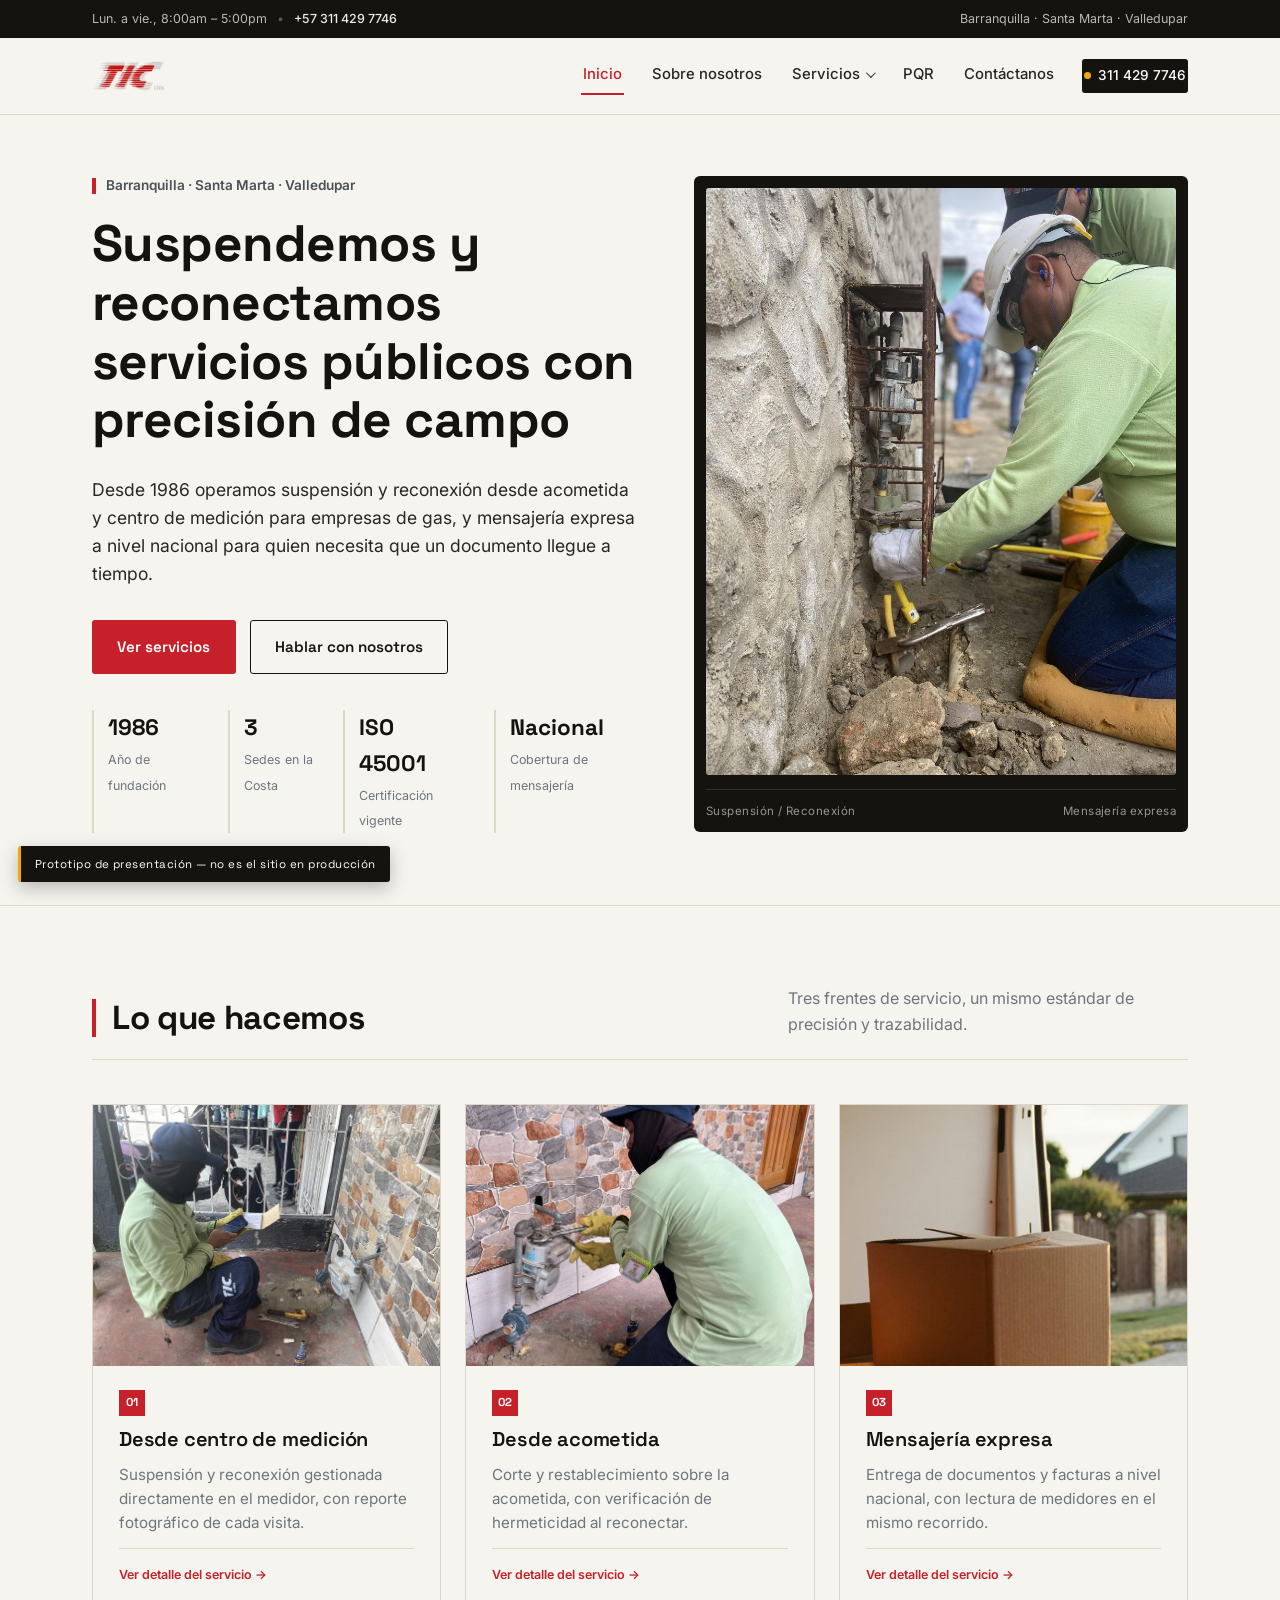
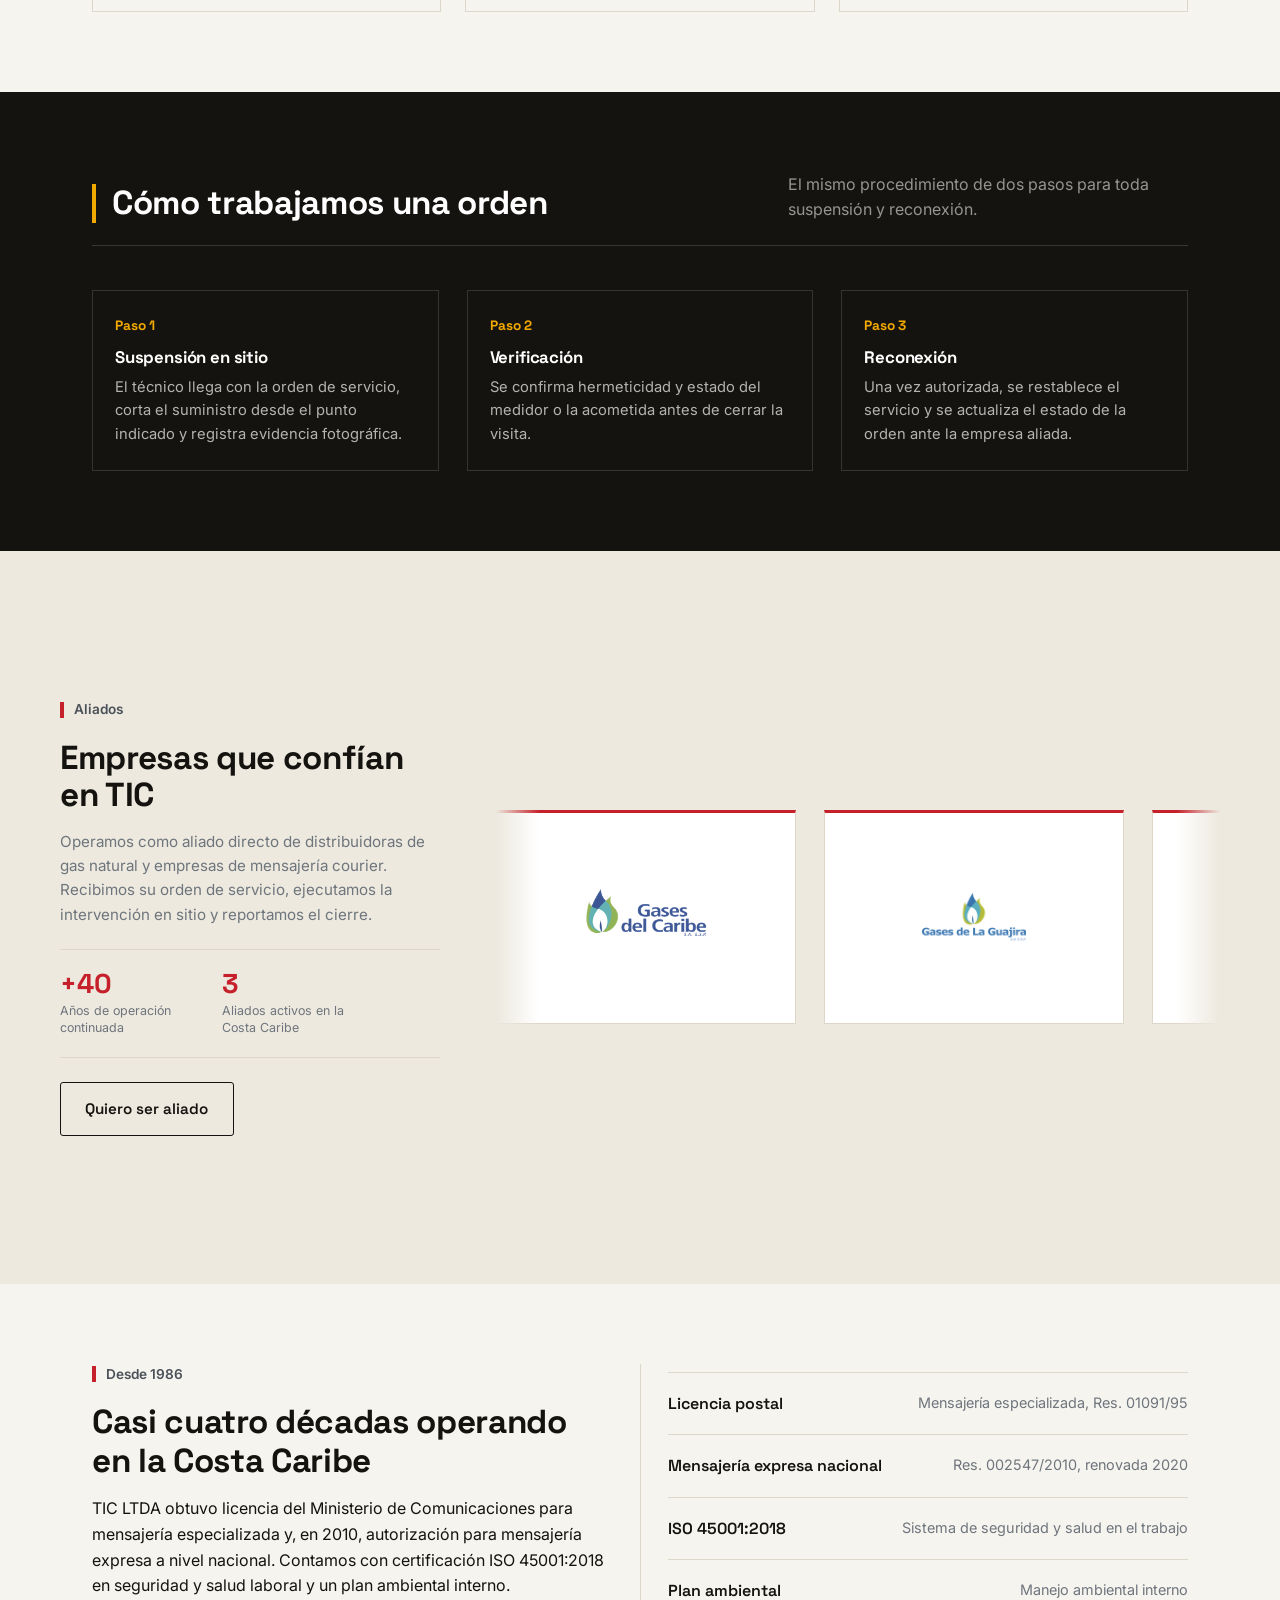
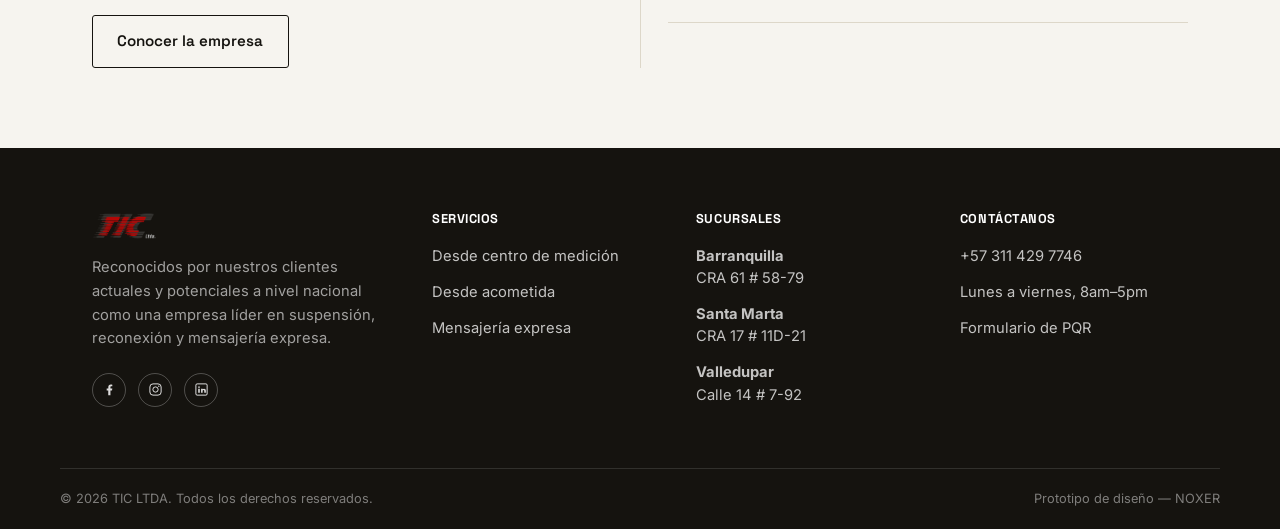
<file: index.html>
<!doctype html>
<html lang="es">
<head>
<meta charset="utf-8">
<meta name="viewport" content="width=device-width, initial-scale=1">
<title>TIC LTDA — Suspensión, reconexión y mensajería expresa</title>
<meta name="description" content="TIC LTDA presta servicios de suspensión y reconexión de servicios públicos y mensajería expresa a nivel nacional desde 1986, con sedes en Barranquilla, Santa Marta y Valledupar.">
<link rel="preconnect" href="https://fonts.googleapis.com">
<link href="https://fonts.googleapis.com/css2?family=Space+Grotesk:wght@500;600;700&family=Inter:wght@400;500;600&display=swap" rel="stylesheet">
<link rel="stylesheet" href="css/styles.css">
</head>
<body>

<div class="topbar">
  <div class="wrap topbar-row">
    <span>Lun. a vie., 8:00am – 5:00pm</span>
    <span class="topbar-sep">•</span>
    <a href="tel:+573114297746">+57 311 429 7746</a>
    <span class="topbar-sep topbar-cities"></span>
    <span class="topbar-cities">Barranquilla · Santa Marta · Valledupar</span>
  </div>
</div>

<div class="proto-flag">Prototipo de presentación — no es el sitio en producción</div>

<header class="site-header">
  <div class="wrap">
    <a href="index.html" class="logo"><img src="img/tic-logo.png" alt="TIC LTDA"></a>
    <nav class="nav">
      <a href="index.html" aria-current="page">Inicio</a>
      <a href="sobre-nosotros.html">Sobre nosotros</a>
      <details class="nav-drop">
        <summary>Servicios</summary>
        <div class="nav-drop-menu">
          <a href="servicios.html">Todos los servicios</a>
          <a href="desde-medicion.html">Desde centro de medición</a>
          <a href="desde-acometida.html">Desde acometida</a>
          <a href="mensajeria-expresa.html">Mensajería expresa</a>
        </div>
      </details>
      <a href="pqr.html">PQR</a>
      <a href="contactanos.html">Contáctanos</a>
      <a class="nav-phone" href="tel:+573114297746"><span class="dot"></span> 311 429 7746</a>
    </nav>
    <button class="nav-toggle" aria-label="Abrir menú" aria-expanded="false">
      <span></span><span></span><span></span>
    </button>
  </div>
</header>

<section class="hero">
  <div class="wrap">
    <div>
      <span class="eyebrow-line">Barranquilla · Santa Marta · Valledupar</span>
      <h1>Suspendemos y reconectamos servicios públicos con precisión de campo</h1>
      <p class="lede">Desde 1986 operamos suspensión y reconexión desde acometida y centro de medición para empresas de gas, y mensajería expresa a nivel nacional para quien necesita que un documento llegue a tiempo.</p>
      <div class="hero-cta">
        <a class="btn btn-primary" href="servicios.html">Ver servicios</a>
        <a class="btn btn-ghost" href="contactanos.html">Hablar con nosotros</a>
      </div>
      <div class="hero-stats">
        <div><strong>1986</strong><span>Año de fundación</span></div>
        <div><strong>3</strong><span>Sedes en la Costa</span></div>
        <div><strong>ISO 45001</strong><span>Certificación vigente</span></div>
        <div><strong>Nacional</strong><span>Cobertura de mensajería</span></div>
      </div>
    </div>

    <div class="hero-art">
      <img src="img/hero.jpg" alt="Técnico de TIC LTDA interviniendo un centro de medición de gas">
      <div class="hero-art-caption">
        <span>Suspensión / Reconexión</span>
        <span>Mensajería expresa</span>
      </div>
    </div>
  </div>
</section>

<section>
  <div class="wrap">
    <div class="section-head">
      <h2>Lo que hacemos</h2>
      <p>Tres frentes de servicio, un mismo estándar de precisión y trazabilidad.</p>
    </div>
    <div class="services-grid">
      <article class="service-card">
        <a href="desde-medicion.html"><img class="service-thumb" src="img/svc-medicion-thumb.jpg" alt="Técnico interviniendo un centro de medición"></a>
        <div class="service-body">
          <span class="num">01</span>
          <h3><a href="desde-medicion.html">Desde centro de medición</a></h3>
          <p>Suspensión y reconexión gestionada directamente en el medidor, con reporte fotográfico de cada visita.</p>
          <a class="tag" href="desde-medicion.html">Ver detalle del servicio →</a>
        </div>
      </article>
      <article class="service-card">
        <a href="desde-acometida.html"><img class="service-thumb" src="img/svc-acometida-thumb.jpg" alt="Técnico interviniendo una acometida de gas"></a>
        <div class="service-body">
          <span class="num">02</span>
          <h3><a href="desde-acometida.html">Desde acometida</a></h3>
          <p>Corte y restablecimiento sobre la acometida, con verificación de hermeticidad al reconectar.</p>
          <a class="tag" href="desde-acometida.html">Ver detalle del servicio →</a>
        </div>
      </article>
      <article class="service-card">
        <a href="mensajeria-expresa.html"><img class="service-thumb" src="img/svc-mensajeria-thumb.jpg" alt="Cajas listas para entrega de mensajería"></a>
        <div class="service-body">
          <span class="num">03</span>
          <h3><a href="mensajeria-expresa.html">Mensajería expresa</a></h3>
          <p>Entrega de documentos y facturas a nivel nacional, con lectura de medidores en el mismo recorrido.</p>
          <a class="tag" href="mensajeria-expresa.html">Ver detalle del servicio →</a>
        </div>
      </article>
    </div>
  </div>
</section>

<section class="on-ink">
  <div class="wrap">
    <div class="section-head">
      <h2>Cómo trabajamos una orden</h2>
      <p>El mismo procedimiento de dos pasos para toda suspensión y reconexión.</p>
    </div>
    <div class="process">
      <div class="process-step">
        <span class="step-index">Paso 1</span>
        <h4>Suspensión en sitio</h4>
        <p>El técnico llega con la orden de servicio, corta el suministro desde el punto indicado y registra evidencia fotográfica.</p>
      </div>
      <div class="process-step">
        <span class="step-index">Paso 2</span>
        <h4>Verificación</h4>
        <p>Se confirma hermeticidad y estado del medidor o la acometida antes de cerrar la visita.</p>
      </div>
      <div class="process-step">
        <span class="step-index">Paso 3</span>
        <h4>Reconexión</h4>
        <p>Una vez autorizada, se restablece el servicio y se actualiza el estado de la orden ante la empresa aliada.</p>
      </div>
    </div>
  </div>
</section>

<section class="on-paper-2">
  <div class="wrap allies-grid">
    <div class="allies-info">
      <span class="eyebrow-line">Aliados</span>
      <h2>Empresas que confían en TIC</h2>
      <p>Operamos como aliado directo de distribuidoras de gas natural y empresas de mensajería courier. Recibimos su orden de servicio, ejecutamos la intervención en sitio y reportamos el cierre.</p>
      <div class="allies-stats">
        <div class="ally-stat"><strong>+40</strong><span>Años de operación continuada</span></div>
        <div class="ally-stat"><strong>3</strong><span>Aliados activos en la Costa Caribe</span></div>
      </div>
      <a class="btn btn-ghost" href="contactanos.html">Quiero ser aliado</a>
    </div>

    <div class="allies-viewport">
      <ul class="allies-track">
        <li class="ally-card"><img class="ally-logo ally-logo--car" src="img/logo-gas-car.png" alt="Gases del Caribe S.A. E.S.P."></li>
        <li class="ally-card"><img class="ally-logo ally-logo--gua" src="img/logo-gas-gua.png" alt="Gases de La Guajira S.A. E.S.P."></li>
        <li class="ally-card"><img class="ally-logo ally-logo--fed" src="img/logo-fedex.png" alt="FedEx"></li>
      </ul>
      <ul class="allies-track" aria-hidden="true">
        <li class="ally-card"><img class="ally-logo ally-logo--gua" src="img/logo-gas-gua.png" alt=""></li>
        <li class="ally-card"><img class="ally-logo ally-logo--fed" src="img/logo-fedex.png" alt=""></li>
        <li class="ally-card"><img class="ally-logo ally-logo--car" src="img/logo-gas-car.png" alt=""></li>
      </ul>
    </div>
  </div>
</section>

<section>
  <div class="wrap split rule">
    <div>
      <span class="eyebrow-line">Desde 1986</span>
      <h2>Casi cuatro décadas operando en la Costa Caribe</h2>
      <p>TIC LTDA obtuvo licencia del Ministerio de Comunicaciones para mensajería especializada y, en 2010, autorización para mensajería expresa a nivel nacional. Contamos con certificación ISO 45001:2018 en seguridad y salud laboral y un plan ambiental interno.</p>
      <a class="btn btn-ghost" href="sobre-nosotros.html">Conocer la empresa</a>
    </div>
    <div class="cert-list">
      <div class="cert-item"><strong>Licencia postal</strong><span>Mensajería especializada, Res. 01091/95</span></div>
      <div class="cert-item"><strong>Mensajería expresa nacional</strong><span>Res. 002547/2010, renovada 2020</span></div>
      <div class="cert-item"><strong>ISO 45001:2018</strong><span>Sistema de seguridad y salud en el trabajo</span></div>
      <div class="cert-item"><strong>Plan ambiental</strong><span>Manejo ambiental interno</span></div>
    </div>
  </div>
</section>

<footer class="site-footer">
  <div class="wrap footer-grid">
    <div>
      <div class="footer-logo"><img src="img/tic-logo.png" alt="TIC LTDA" style="height:28px;width:auto;"></div>
      <p>Reconocidos por nuestros clientes actuales y potenciales a nivel nacional como una empresa líder en suspensión, reconexión y mensajería expresa.</p>
      <div class="social-row">
        <a href="#" aria-label="Facebook"><svg viewBox="0 0 24 24"><path d="M13.5 21v-7.5H16l.5-3h-3V8.3c0-.9.3-1.4 1.6-1.4H16.5V4.2C16.1 4.1 15.1 4 14 4c-2.3 0-3.9 1.4-3.9 4v2.5H7.5v3H10V21h3.5z" fill="currentColor"/></svg></a>
        <a href="#" aria-label="Instagram"><svg viewBox="0 0 24 24"><rect x="3" y="3" width="18" height="18" rx="5" stroke="currentColor" stroke-width="1.6" fill="none"/><circle cx="12" cy="12" r="4.2" stroke="currentColor" stroke-width="1.6" fill="none"/><circle cx="17.3" cy="6.7" r="1.1" fill="currentColor"/></svg></a>
        <a href="#" aria-label="LinkedIn"><svg viewBox="0 0 24 24"><rect x="3" y="3" width="18" height="18" rx="2" stroke="currentColor" stroke-width="1.6" fill="none"/><circle cx="8" cy="8.2" r="1.3" fill="currentColor"/><path d="M6.7 10.8h2.6V17H6.7z" fill="currentColor"/><path d="M11.3 10.8h2.5v.9c.5-.7 1.3-1.1 2.3-1.1 1.9 0 2.9 1.2 2.9 3.3V17h-2.6v-2.7c0-.9-.3-1.5-1.2-1.5-.7 0-1.1.5-1.3.9-.1.2-.1.4-.1.7V17h-2.5v-6.2z" fill="currentColor"/></svg></a>
      </div>
    </div>
    <div>
      <h4>SERVICIOS</h4>
      <ul>
        <li><a href="desde-medicion.html">Desde centro de medición</a></li>
        <li><a href="desde-acometida.html">Desde acometida</a></li>
        <li><a href="mensajeria-expresa.html">Mensajería expresa</a></li>
      </ul>
    </div>
    <div>
      <h4>SUCURSALES</h4>
      <ul>
        <li><strong>Barranquilla</strong><br>CRA 61 # 58-79</li>
        <li><strong>Santa Marta</strong><br>CRA 17 # 11D-21</li>
        <li><strong>Valledupar</strong><br>Calle 14 # 7-92</li>
      </ul>
    </div>
    <div>
      <h4>CONTÁCTANOS</h4>
      <ul>
        <li>+57 311 429 7746</li>
        <li>Lunes a viernes, 8am–5pm</li>
        <li><a href="pqr.html">Formulario de PQR</a></li>
      </ul>
    </div>
  </div>
  <div class="wrap footer-bottom">
    <span>© 2026 TIC LTDA. Todos los derechos reservados.</span>
    <span>Prototipo de diseño — NOXER</span>
  </div>
</footer>

<script src="js/main.js"></script>
</body>
</html>
</file>
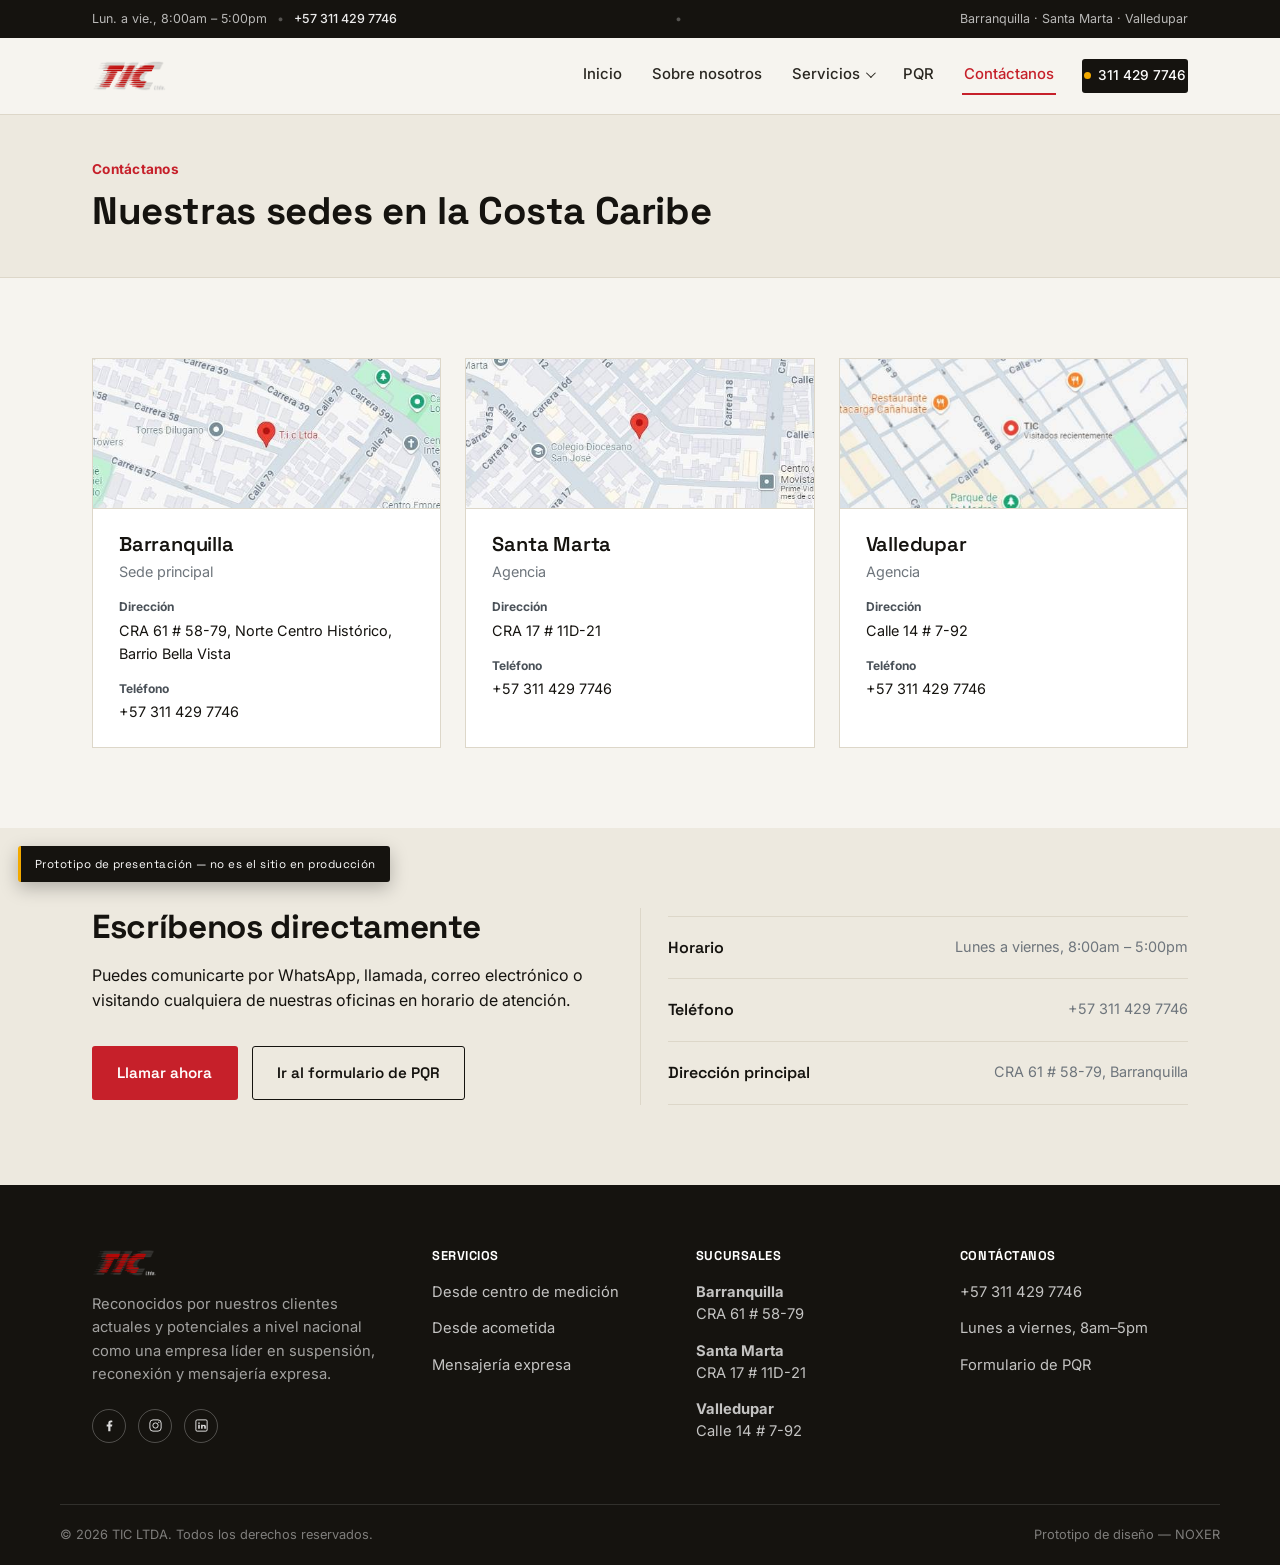
<file: contactanos.html>
<!doctype html>
<html lang="es">
<head>
<meta charset="utf-8">
<meta name="viewport" content="width=device-width, initial-scale=1">
<title>Contáctanos — TIC LTDA</title>
<meta name="description" content="Sedes y datos de contacto de TIC LTDA en Barranquilla, Santa Marta y Valledupar.">
<link rel="preconnect" href="https://fonts.googleapis.com">
<link href="https://fonts.googleapis.com/css2?family=Space+Grotesk:wght@500;600;700&family=Inter:wght@400;500;600&display=swap" rel="stylesheet">
<link rel="stylesheet" href="css/styles.css">
</head>
<body>

<div class="topbar">
  <div class="wrap topbar-row">
    <span>Lun. a vie., 8:00am – 5:00pm</span>
    <span class="topbar-sep">•</span>
    <a href="tel:+573114297746">+57 311 429 7746</a>
    <span class="topbar-sep topbar-cities">•</span>
    <span class="topbar-cities">Barranquilla · Santa Marta · Valledupar</span>
  </div>
</div>

<div class="proto-flag">Prototipo de presentación — no es el sitio en producción</div>

<header class="site-header">
  <div class="wrap">
    <a href="index.html" class="logo"><img src="img/tic-logo.png" alt="TIC LTDA"></a>
    <nav class="nav">
      <a href="index.html">Inicio</a>
      <a href="sobre-nosotros.html">Sobre nosotros</a>
      <details class="nav-drop">
        <summary>Servicios</summary>
        <div class="nav-drop-menu">
          <a href="servicios.html">Todos los servicios</a>
          <a href="desde-medicion.html">Desde centro de medición</a>
          <a href="desde-acometida.html">Desde acometida</a>
          <a href="mensajeria-expresa.html">Mensajería expresa</a>
        </div>
      </details>
      <a href="pqr.html">PQR</a>
      <a href="contactanos.html" aria-current="page">Contáctanos</a>
      <a class="nav-phone" href="tel:+573114297746"><span class="dot"></span> 311 429 7746</a>
    </nav>
    <button class="nav-toggle" aria-label="Abrir menú" aria-expanded="false">
      <span></span><span></span><span></span>
    </button>
  </div>
</header>

<div class="page-banner">
  <div class="wrap">
    <span class="kicker">Contáctanos</span>
    <h1>Nuestras sedes en la Costa Caribe</h1>
  </div>
</div>

<section>
  <div class="wrap">
    <div class="branches">
      <div class="branch-card">
        <div class="branch-map"><img src="img/map-barranquilla.jpg" alt="Mapa de la sede de TIC LTDA en Barranquilla"></div>
        <div class="branch-body">
          <h3>Barranquilla</h3>
          <p class="muted">Sede principal</p>
          <div class="row"><strong>Dirección</strong>CRA 61 # 58-79, Norte Centro Histórico, Barrio Bella Vista</div>
          <div class="row"><strong>Teléfono</strong>+57 311 429 7746</div>
        </div>
      </div>
      <div class="branch-card">
        <div class="branch-map"><img src="img/map-santamarta.jpg" alt="Mapa de la sede de TIC LTDA en Santa Marta"></div>
        <div class="branch-body">
          <h3>Santa Marta</h3>
          <p class="muted">Agencia</p>
          <div class="row"><strong>Dirección</strong>CRA 17 # 11D-21</div>
          <div class="row"><strong>Teléfono</strong>+57 311 429 7746</div>
        </div>
      </div>
      <div class="branch-card">
        <div class="branch-map"><img src="img/map-valledupar.jpg" alt="Mapa de la sede de TIC LTDA en Valledupar"></div>
        <div class="branch-body">
          <h3>Valledupar</h3>
          <p class="muted">Agencia</p>
          <div class="row"><strong>Dirección</strong>Calle 14 # 7-92</div>
          <div class="row"><strong>Teléfono</strong>+57 311 429 7746</div>
        </div>
      </div>
    </div>
  </div>
</section>

<section class="on-paper-2">
  <div class="wrap split rule">
    <div>
      <h2>Escríbenos directamente</h2>
      <p>Puedes comunicarte por WhatsApp, llamada, correo electrónico o visitando cualquiera de nuestras oficinas en horario de atención.</p>
      <div class="hero-cta">
        <a class="btn btn-primary" href="tel:+573114297746">Llamar ahora</a>
        <a class="btn btn-ghost" href="pqr.html">Ir al formulario de PQR</a>
      </div>
    </div>
    <div class="cert-list">
      <div class="cert-item"><strong>Horario</strong><span>Lunes a viernes, 8:00am – 5:00pm</span></div>
      <div class="cert-item"><strong>Teléfono</strong><span>+57 311 429 7746</span></div>
      <div class="cert-item"><strong>Dirección principal</strong><span>CRA 61 # 58-79, Barranquilla</span></div>
    </div>
  </div>
</section>

<footer class="site-footer">
  <div class="wrap footer-grid">
    <div>
      <div class="footer-logo"><img src="img/tic-logo.png" alt="TIC LTDA" style="height:28px;width:auto;"></div>
      <p>Reconocidos por nuestros clientes actuales y potenciales a nivel nacional como una empresa líder en suspensión, reconexión y mensajería expresa.</p>
      <div class="social-row">
        <a href="#" aria-label="Facebook"><svg viewBox="0 0 24 24"><path d="M13.5 21v-7.5H16l.5-3h-3V8.3c0-.9.3-1.4 1.6-1.4H16.5V4.2C16.1 4.1 15.1 4 14 4c-2.3 0-3.9 1.4-3.9 4v2.5H7.5v3H10V21h3.5z" fill="currentColor"/></svg></a>
        <a href="#" aria-label="Instagram"><svg viewBox="0 0 24 24"><rect x="3" y="3" width="18" height="18" rx="5" stroke="currentColor" stroke-width="1.6" fill="none"/><circle cx="12" cy="12" r="4.2" stroke="currentColor" stroke-width="1.6" fill="none"/><circle cx="17.3" cy="6.7" r="1.1" fill="currentColor"/></svg></a>
        <a href="#" aria-label="LinkedIn"><svg viewBox="0 0 24 24"><rect x="3" y="3" width="18" height="18" rx="2" stroke="currentColor" stroke-width="1.6" fill="none"/><circle cx="8" cy="8.2" r="1.3" fill="currentColor"/><path d="M6.7 10.8h2.6V17H6.7z" fill="currentColor"/><path d="M11.3 10.8h2.5v.9c.5-.7 1.3-1.1 2.3-1.1 1.9 0 2.9 1.2 2.9 3.3V17h-2.6v-2.7c0-.9-.3-1.5-1.2-1.5-.7 0-1.1.5-1.3.9-.1.2-.1.4-.1.7V17h-2.5v-6.2z" fill="currentColor"/></svg></a>
      </div>
    </div>
    <div>
      <h4>SERVICIOS</h4>
      <ul>
        <li><a href="desde-medicion.html">Desde centro de medición</a></li>
        <li><a href="desde-acometida.html">Desde acometida</a></li>
        <li><a href="mensajeria-expresa.html">Mensajería expresa</a></li>
      </ul>
    </div>
    <div>
      <h4>SUCURSALES</h4>
      <ul>
        <li><strong>Barranquilla</strong><br>CRA 61 # 58-79</li>
        <li><strong>Santa Marta</strong><br>CRA 17 # 11D-21</li>
        <li><strong>Valledupar</strong><br>Calle 14 # 7-92</li>
      </ul>
    </div>
    <div>
      <h4>CONTÁCTANOS</h4>
      <ul>
        <li>+57 311 429 7746</li>
        <li>Lunes a viernes, 8am–5pm</li>
        <li><a href="pqr.html">Formulario de PQR</a></li>
      </ul>
    </div>
  </div>
  <div class="wrap footer-bottom">
    <span>© 2026 TIC LTDA. Todos los derechos reservados.</span>
    <span>Prototipo de diseño — NOXER</span>
  </div>
</footer>

<script src="js/main.js"></script>
</body>
</html>
</file>
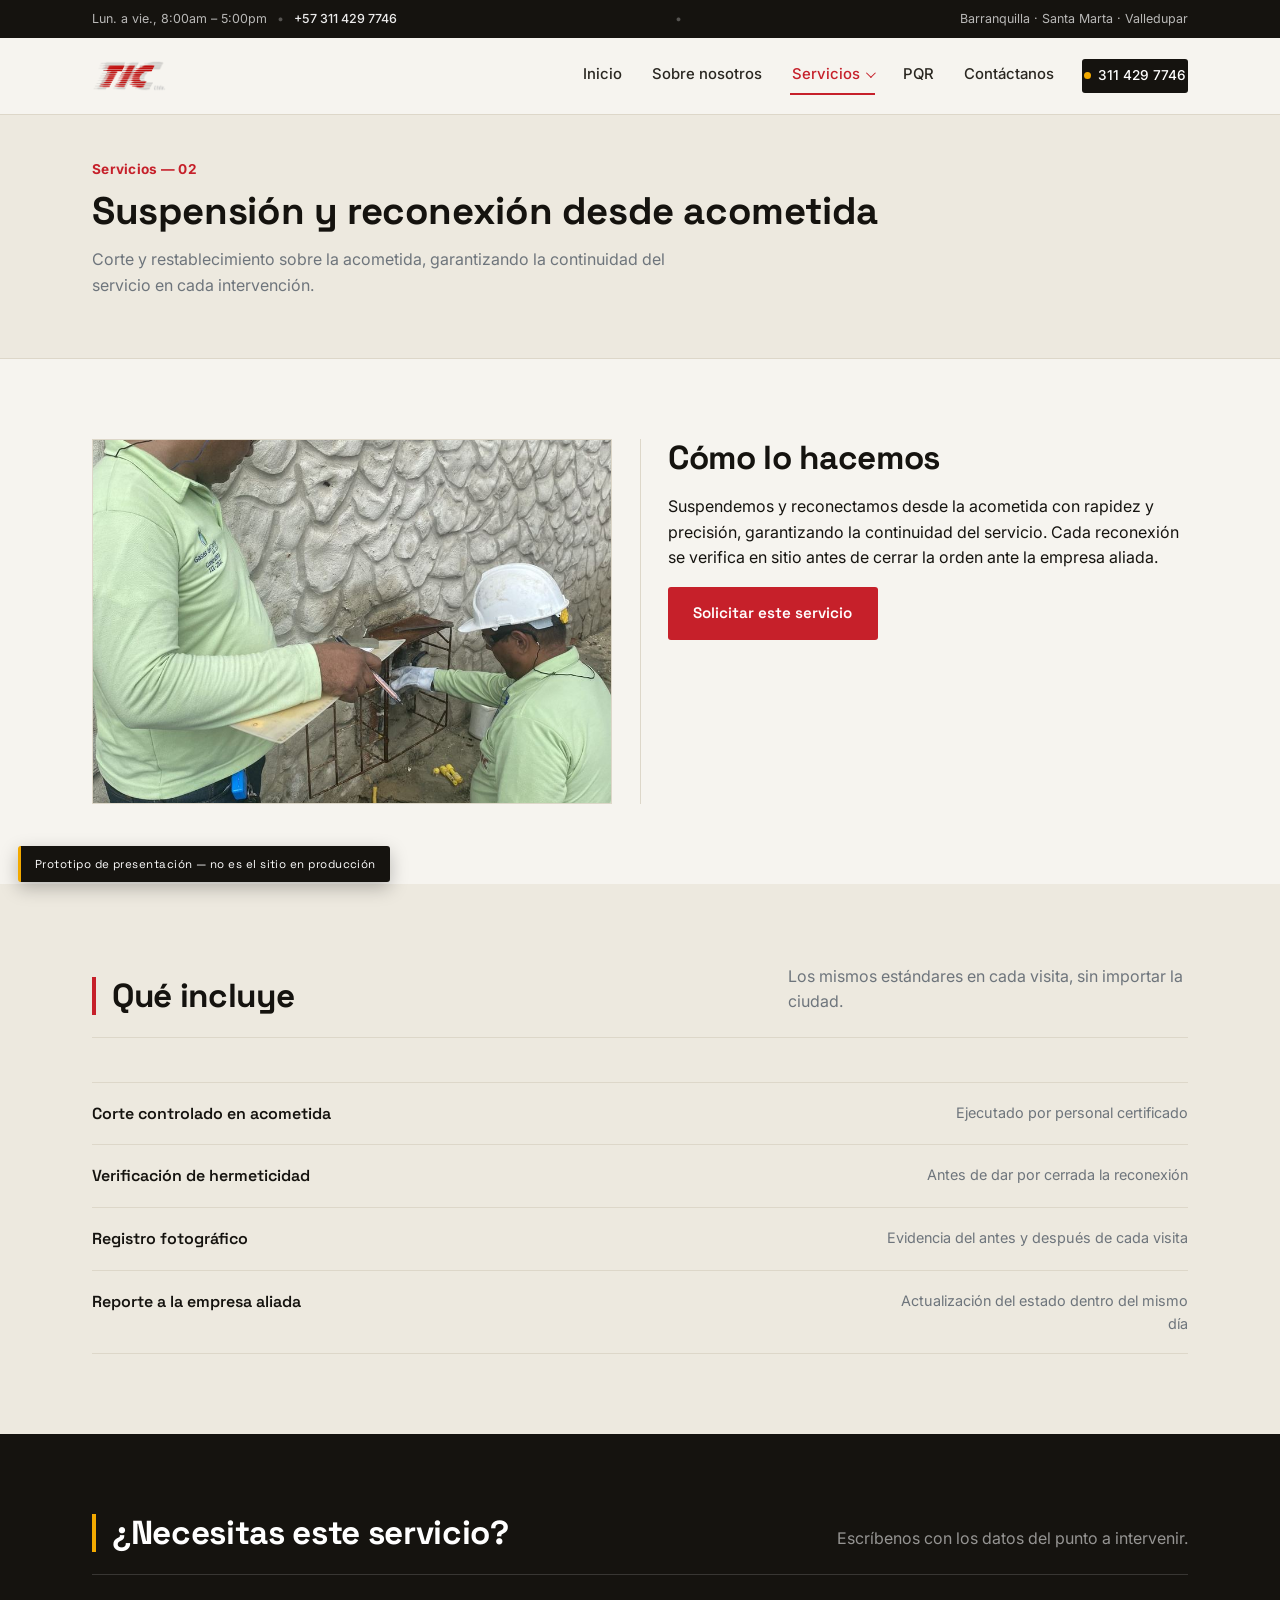
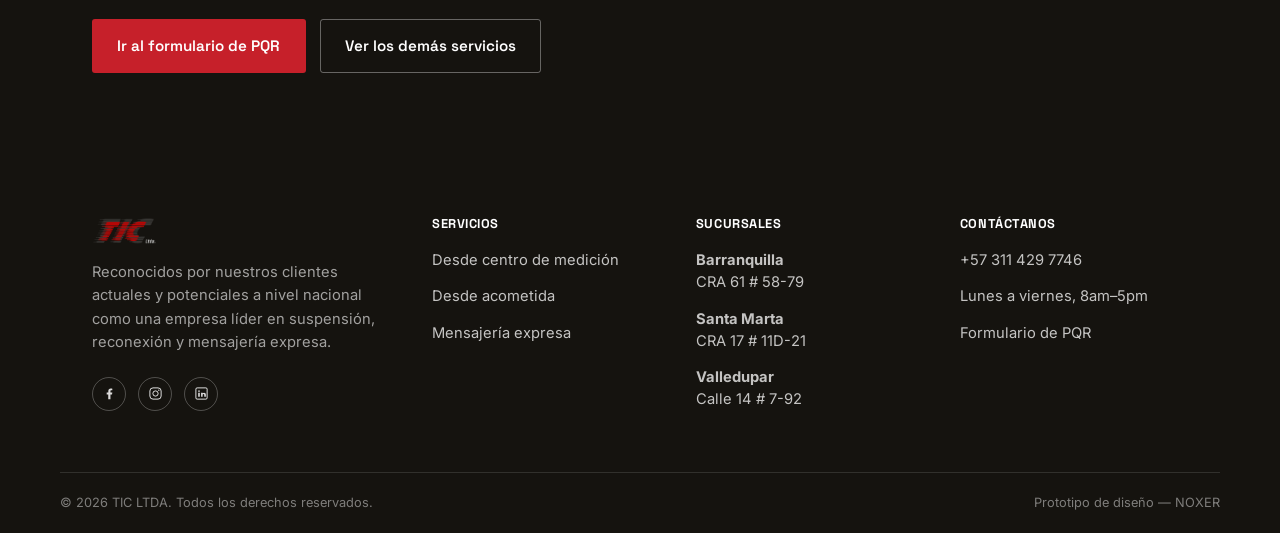
<file: desde-acometida.html>
<!doctype html>
<html lang="es">
<head>
<meta charset="utf-8">
<meta name="viewport" content="width=device-width, initial-scale=1">
<title>Suspensión y reconexión desde acometida — TIC LTDA</title>
<meta name="description" content="TIC LTDA suspende y reconecta el servicio de gas desde la acometida, con verificación de hermeticidad antes de cerrar cada orden.">
<link rel="preconnect" href="https://fonts.googleapis.com">
<link href="https://fonts.googleapis.com/css2?family=Space+Grotesk:wght@500;600;700&family=Inter:wght@400;500;600&display=swap" rel="stylesheet">
<link rel="stylesheet" href="css/styles.css">
</head>
<body>

<div class="topbar">
  <div class="wrap topbar-row">
    <span>Lun. a vie., 8:00am – 5:00pm</span>
    <span class="topbar-sep">•</span>
    <a href="tel:+573114297746">+57 311 429 7746</a>
    <span class="topbar-sep topbar-cities">•</span>
    <span class="topbar-cities">Barranquilla · Santa Marta · Valledupar</span>
  </div>
</div>

<div class="proto-flag">Prototipo de presentación — no es el sitio en producción</div>

<header class="site-header">
  <div class="wrap">
    <a href="index.html" class="logo"><img src="img/tic-logo.png" alt="TIC LTDA"></a>
    <nav class="nav">
      <a href="index.html">Inicio</a>
      <a href="sobre-nosotros.html">Sobre nosotros</a>
      <details class="nav-drop">
        <summary class="current">Servicios</summary>
        <div class="nav-drop-menu">
          <a href="servicios.html">Todos los servicios</a>
          <a href="desde-medicion.html">Desde centro de medición</a>
          <a href="desde-acometida.html" aria-current="page">Desde acometida</a>
          <a href="mensajeria-expresa.html">Mensajería expresa</a>
        </div>
      </details>
      <a href="pqr.html">PQR</a>
      <a href="contactanos.html">Contáctanos</a>
      <a class="nav-phone" href="tel:+573114297746"><span class="dot"></span> 311 429 7746</a>
    </nav>
    <button class="nav-toggle" aria-label="Abrir menú" aria-expanded="false">
      <span></span><span></span><span></span>
    </button>
  </div>
</header>

<div class="page-banner">
  <div class="wrap">
    <span class="kicker">Servicios — 02</span>
    <h1>Suspensión y reconexión desde acometida</h1>
    <p>Corte y restablecimiento sobre la acometida, garantizando la continuidad del servicio en cada intervención.</p>
  </div>
</div>

<section>
  <div class="wrap split rule">
    <div class="media-card">
      <img src="img/servicio-acometida.jpg" alt="Técnicos de TIC LTDA interviniendo una acometida de gas">
    </div>
    <div>
      <h2>Cómo lo hacemos</h2>
      <p>Suspendemos y reconectamos desde la acometida con rapidez y precisión, garantizando la continuidad del servicio. Cada reconexión se verifica en sitio antes de cerrar la orden ante la empresa aliada.</p>
      <a class="btn btn-primary" href="pqr.html">Solicitar este servicio</a>
    </div>
  </div>
</section>

<section class="on-paper-2">
  <div class="wrap">
    <div class="section-head">
      <h2>Qué incluye</h2>
      <p>Los mismos estándares en cada visita, sin importar la ciudad.</p>
    </div>
    <div class="cert-list">
      <div class="cert-item"><strong>Corte controlado en acometida</strong><span>Ejecutado por personal certificado</span></div>
      <div class="cert-item"><strong>Verificación de hermeticidad</strong><span>Antes de dar por cerrada la reconexión</span></div>
      <div class="cert-item"><strong>Registro fotográfico</strong><span>Evidencia del antes y después de cada visita</span></div>
      <div class="cert-item"><strong>Reporte a la empresa aliada</strong><span>Actualización del estado dentro del mismo día</span></div>
    </div>
  </div>
</section>

<section class="on-ink">
  <div class="wrap">
    <div class="section-head">
      <h2>¿Necesitas este servicio?</h2>
      <p>Escríbenos con los datos del punto a intervenir.</p>
    </div>
    <div class="hero-cta">
      <a class="btn btn-primary" href="pqr.html">Ir al formulario de PQR</a>
      <a class="btn btn-on-dark" href="servicios.html">Ver los demás servicios</a>
    </div>
  </div>
</section>

<footer class="site-footer">
  <div class="wrap footer-grid">
    <div>
      <div class="footer-logo"><img src="img/tic-logo.png" alt="TIC LTDA" style="height:28px;width:auto;"></div>
      <p>Reconocidos por nuestros clientes actuales y potenciales a nivel nacional como una empresa líder en suspensión, reconexión y mensajería expresa.</p>
      <div class="social-row">
        <a href="#" aria-label="Facebook"><svg viewBox="0 0 24 24"><path d="M13.5 21v-7.5H16l.5-3h-3V8.3c0-.9.3-1.4 1.6-1.4H16.5V4.2C16.1 4.1 15.1 4 14 4c-2.3 0-3.9 1.4-3.9 4v2.5H7.5v3H10V21h3.5z" fill="currentColor"/></svg></a>
        <a href="#" aria-label="Instagram"><svg viewBox="0 0 24 24"><rect x="3" y="3" width="18" height="18" rx="5" stroke="currentColor" stroke-width="1.6" fill="none"/><circle cx="12" cy="12" r="4.2" stroke="currentColor" stroke-width="1.6" fill="none"/><circle cx="17.3" cy="6.7" r="1.1" fill="currentColor"/></svg></a>
        <a href="#" aria-label="LinkedIn"><svg viewBox="0 0 24 24"><rect x="3" y="3" width="18" height="18" rx="2" stroke="currentColor" stroke-width="1.6" fill="none"/><circle cx="8" cy="8.2" r="1.3" fill="currentColor"/><path d="M6.7 10.8h2.6V17H6.7z" fill="currentColor"/><path d="M11.3 10.8h2.5v.9c.5-.7 1.3-1.1 2.3-1.1 1.9 0 2.9 1.2 2.9 3.3V17h-2.6v-2.7c0-.9-.3-1.5-1.2-1.5-.7 0-1.1.5-1.3.9-.1.2-.1.4-.1.7V17h-2.5v-6.2z" fill="currentColor"/></svg></a>
      </div>
    </div>
    <div>
      <h4>SERVICIOS</h4>
      <ul>
        <li><a href="desde-medicion.html">Desde centro de medición</a></li>
        <li><a href="desde-acometida.html">Desde acometida</a></li>
        <li><a href="mensajeria-expresa.html">Mensajería expresa</a></li>
      </ul>
    </div>
    <div>
      <h4>SUCURSALES</h4>
      <ul>
        <li><strong>Barranquilla</strong><br>CRA 61 # 58-79</li>
        <li><strong>Santa Marta</strong><br>CRA 17 # 11D-21</li>
        <li><strong>Valledupar</strong><br>Calle 14 # 7-92</li>
      </ul>
    </div>
    <div>
      <h4>CONTÁCTANOS</h4>
      <ul>
        <li>+57 311 429 7746</li>
        <li>Lunes a viernes, 8am–5pm</li>
        <li><a href="pqr.html">Formulario de PQR</a></li>
      </ul>
    </div>
  </div>
  <div class="wrap footer-bottom">
    <span>© 2026 TIC LTDA. Todos los derechos reservados.</span>
    <span>Prototipo de diseño — NOXER</span>
  </div>
</footer>

<script src="js/main.js"></script>
</body>
</html>
</file>
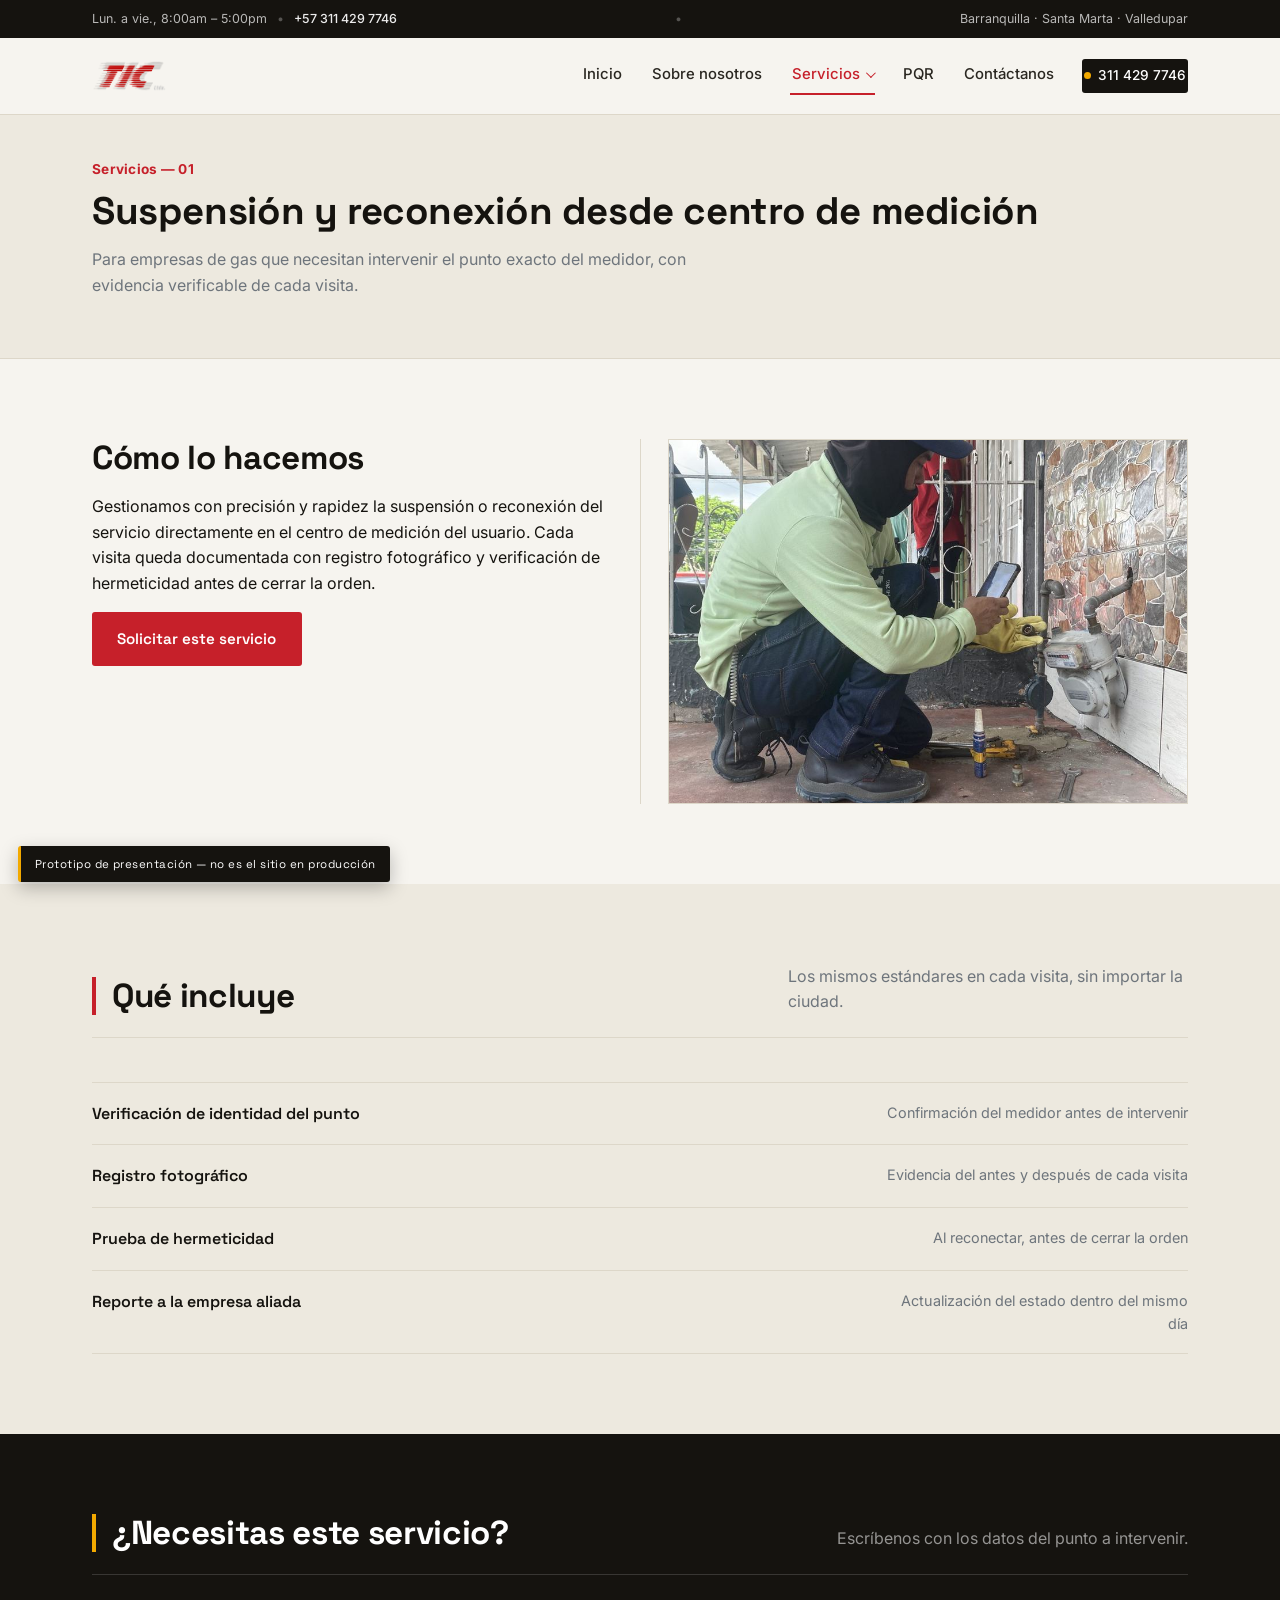
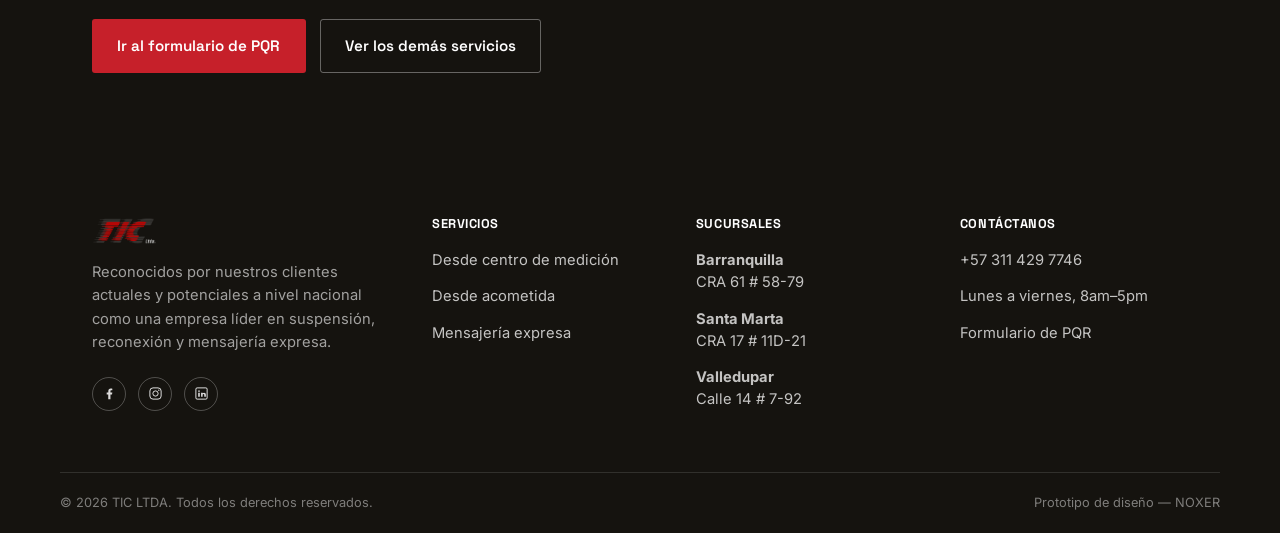
<file: desde-medicion.html>
<!doctype html>
<html lang="es">
<head>
<meta charset="utf-8">
<meta name="viewport" content="width=device-width, initial-scale=1">
<title>Suspensión y reconexión desde centro de medición — TIC LTDA</title>
<meta name="description" content="TIC LTDA gestiona la suspensión y reconexión de gas directamente en el centro de medición, con reporte fotográfico y verificación de hermeticidad en cada visita.">
<link rel="preconnect" href="https://fonts.googleapis.com">
<link href="https://fonts.googleapis.com/css2?family=Space+Grotesk:wght@500;600;700&family=Inter:wght@400;500;600&display=swap" rel="stylesheet">
<link rel="stylesheet" href="css/styles.css">
</head>
<body>

<div class="topbar">
  <div class="wrap topbar-row">
    <span>Lun. a vie., 8:00am – 5:00pm</span>
    <span class="topbar-sep">•</span>
    <a href="tel:+573114297746">+57 311 429 7746</a>
    <span class="topbar-sep topbar-cities">•</span>
    <span class="topbar-cities">Barranquilla · Santa Marta · Valledupar</span>
  </div>
</div>

<div class="proto-flag">Prototipo de presentación — no es el sitio en producción</div>

<header class="site-header">
  <div class="wrap">
    <a href="index.html" class="logo"><img src="img/tic-logo.png" alt="TIC LTDA"></a>
    <nav class="nav">
      <a href="index.html">Inicio</a>
      <a href="sobre-nosotros.html">Sobre nosotros</a>
      <details class="nav-drop">
        <summary class="current">Servicios</summary>
        <div class="nav-drop-menu">
          <a href="servicios.html">Todos los servicios</a>
          <a href="desde-medicion.html" aria-current="page">Desde centro de medición</a>
          <a href="desde-acometida.html">Desde acometida</a>
          <a href="mensajeria-expresa.html">Mensajería expresa</a>
        </div>
      </details>
      <a href="pqr.html">PQR</a>
      <a href="contactanos.html">Contáctanos</a>
      <a class="nav-phone" href="tel:+573114297746"><span class="dot"></span> 311 429 7746</a>
    </nav>
    <button class="nav-toggle" aria-label="Abrir menú" aria-expanded="false">
      <span></span><span></span><span></span>
    </button>
  </div>
</header>

<div class="page-banner">
  <div class="wrap">
    <span class="kicker">Servicios — 01</span>
    <h1>Suspensión y reconexión desde centro de medición</h1>
    <p>Para empresas de gas que necesitan intervenir el punto exacto del medidor, con evidencia verificable de cada visita.</p>
  </div>
</div>

<section>
  <div class="wrap split rule">
    <div>
      <h2>Cómo lo hacemos</h2>
      <p>Gestionamos con precisión y rapidez la suspensión o reconexión del servicio directamente en el centro de medición del usuario. Cada visita queda documentada con registro fotográfico y verificación de hermeticidad antes de cerrar la orden.</p>
      <a class="btn btn-primary" href="pqr.html">Solicitar este servicio</a>
    </div>
    <div class="media-card">
      <img src="img/servicio-medicion.jpg" alt="Técnico de TIC LTDA interviniendo un centro de medición de gas">
    </div>
  </div>
</section>

<section class="on-paper-2">
  <div class="wrap">
    <div class="section-head">
      <h2>Qué incluye</h2>
      <p>Los mismos estándares en cada visita, sin importar la ciudad.</p>
    </div>
    <div class="cert-list">
      <div class="cert-item"><strong>Verificación de identidad del punto</strong><span>Confirmación del medidor antes de intervenir</span></div>
      <div class="cert-item"><strong>Registro fotográfico</strong><span>Evidencia del antes y después de cada visita</span></div>
      <div class="cert-item"><strong>Prueba de hermeticidad</strong><span>Al reconectar, antes de cerrar la orden</span></div>
      <div class="cert-item"><strong>Reporte a la empresa aliada</strong><span>Actualización del estado dentro del mismo día</span></div>
    </div>
  </div>
</section>

<section class="on-ink">
  <div class="wrap">
    <div class="section-head">
      <h2>¿Necesitas este servicio?</h2>
      <p>Escríbenos con los datos del punto a intervenir.</p>
    </div>
    <div class="hero-cta">
      <a class="btn btn-primary" href="pqr.html">Ir al formulario de PQR</a>
      <a class="btn btn-on-dark" href="servicios.html">Ver los demás servicios</a>
    </div>
  </div>
</section>

<footer class="site-footer">
  <div class="wrap footer-grid">
    <div>
      <div class="footer-logo"><img src="img/tic-logo.png" alt="TIC LTDA" style="height:28px;width:auto;"></div>
      <p>Reconocidos por nuestros clientes actuales y potenciales a nivel nacional como una empresa líder en suspensión, reconexión y mensajería expresa.</p>
      <div class="social-row">
        <a href="#" aria-label="Facebook"><svg viewBox="0 0 24 24"><path d="M13.5 21v-7.5H16l.5-3h-3V8.3c0-.9.3-1.4 1.6-1.4H16.5V4.2C16.1 4.1 15.1 4 14 4c-2.3 0-3.9 1.4-3.9 4v2.5H7.5v3H10V21h3.5z" fill="currentColor"/></svg></a>
        <a href="#" aria-label="Instagram"><svg viewBox="0 0 24 24"><rect x="3" y="3" width="18" height="18" rx="5" stroke="currentColor" stroke-width="1.6" fill="none"/><circle cx="12" cy="12" r="4.2" stroke="currentColor" stroke-width="1.6" fill="none"/><circle cx="17.3" cy="6.7" r="1.1" fill="currentColor"/></svg></a>
        <a href="#" aria-label="LinkedIn"><svg viewBox="0 0 24 24"><rect x="3" y="3" width="18" height="18" rx="2" stroke="currentColor" stroke-width="1.6" fill="none"/><circle cx="8" cy="8.2" r="1.3" fill="currentColor"/><path d="M6.7 10.8h2.6V17H6.7z" fill="currentColor"/><path d="M11.3 10.8h2.5v.9c.5-.7 1.3-1.1 2.3-1.1 1.9 0 2.9 1.2 2.9 3.3V17h-2.6v-2.7c0-.9-.3-1.5-1.2-1.5-.7 0-1.1.5-1.3.9-.1.2-.1.4-.1.7V17h-2.5v-6.2z" fill="currentColor"/></svg></a>
      </div>
    </div>
    <div>
      <h4>SERVICIOS</h4>
      <ul>
        <li><a href="desde-medicion.html">Desde centro de medición</a></li>
        <li><a href="desde-acometida.html">Desde acometida</a></li>
        <li><a href="mensajeria-expresa.html">Mensajería expresa</a></li>
      </ul>
    </div>
    <div>
      <h4>SUCURSALES</h4>
      <ul>
        <li><strong>Barranquilla</strong><br>CRA 61 # 58-79</li>
        <li><strong>Santa Marta</strong><br>CRA 17 # 11D-21</li>
        <li><strong>Valledupar</strong><br>Calle 14 # 7-92</li>
      </ul>
    </div>
    <div>
      <h4>CONTÁCTANOS</h4>
      <ul>
        <li>+57 311 429 7746</li>
        <li>Lunes a viernes, 8am–5pm</li>
        <li><a href="pqr.html">Formulario de PQR</a></li>
      </ul>
    </div>
  </div>
  <div class="wrap footer-bottom">
    <span>© 2026 TIC LTDA. Todos los derechos reservados.</span>
    <span>Prototipo de diseño — NOXER</span>
  </div>
</footer>

<script src="js/main.js"></script>
</body>
</html>
</file>
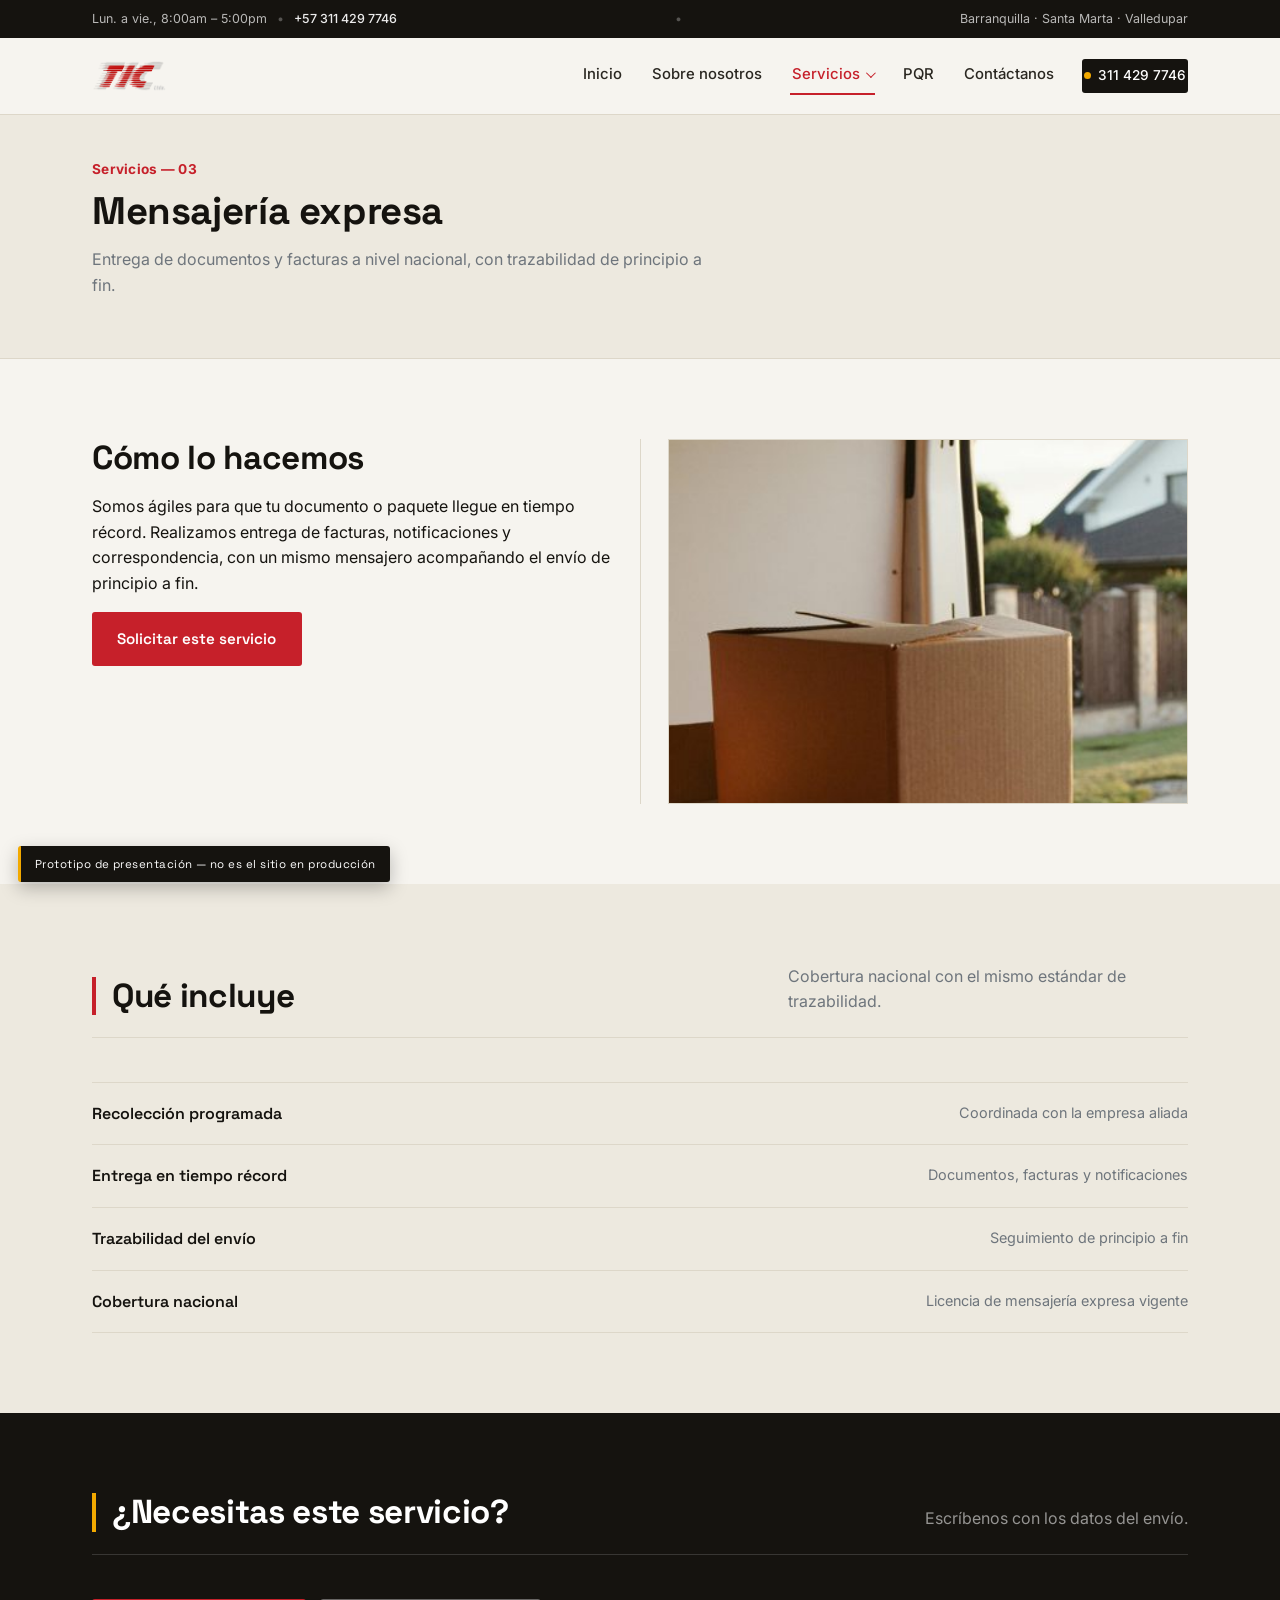
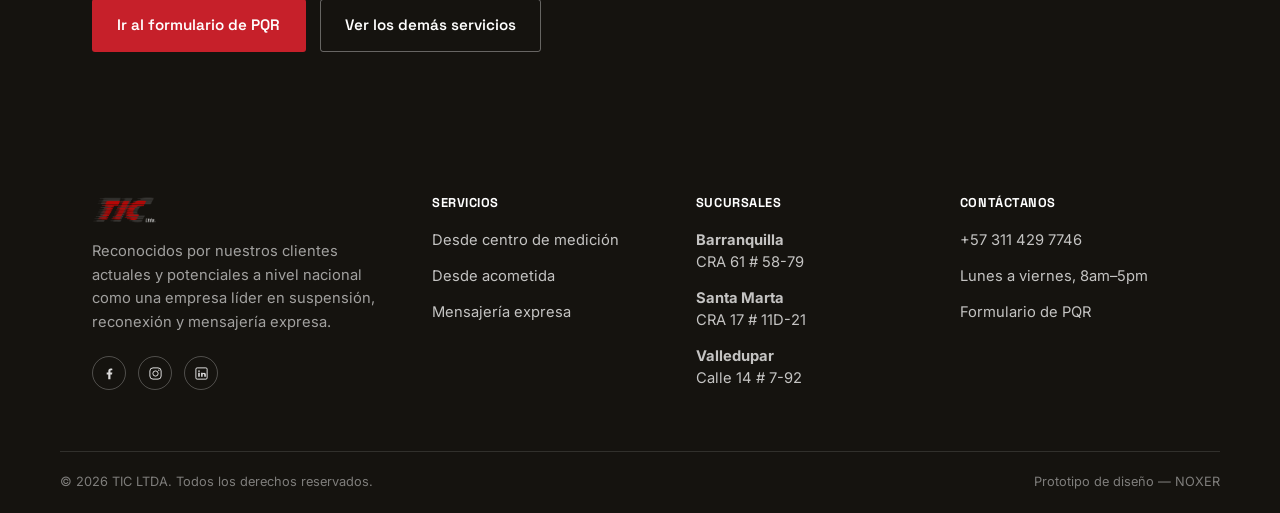
<file: mensajeria-expresa.html>
<!doctype html>
<html lang="es">
<head>
<meta charset="utf-8">
<meta name="viewport" content="width=device-width, initial-scale=1">
<title>Mensajería expresa a nivel nacional — TIC LTDA</title>
<meta name="description" content="TIC LTDA entrega documentos, facturas y correspondencia a nivel nacional con mensajería expresa y trazabilidad de cada envío.">
<link rel="preconnect" href="https://fonts.googleapis.com">
<link href="https://fonts.googleapis.com/css2?family=Space+Grotesk:wght@500;600;700&family=Inter:wght@400;500;600&display=swap" rel="stylesheet">
<link rel="stylesheet" href="css/styles.css">
</head>
<body>

<div class="topbar">
  <div class="wrap topbar-row">
    <span>Lun. a vie., 8:00am – 5:00pm</span>
    <span class="topbar-sep">•</span>
    <a href="tel:+573114297746">+57 311 429 7746</a>
    <span class="topbar-sep topbar-cities">•</span>
    <span class="topbar-cities">Barranquilla · Santa Marta · Valledupar</span>
  </div>
</div>

<div class="proto-flag">Prototipo de presentación — no es el sitio en producción</div>

<header class="site-header">
  <div class="wrap">
    <a href="index.html" class="logo"><img src="img/tic-logo.png" alt="TIC LTDA"></a>
    <nav class="nav">
      <a href="index.html">Inicio</a>
      <a href="sobre-nosotros.html">Sobre nosotros</a>
      <details class="nav-drop">
        <summary class="current">Servicios</summary>
        <div class="nav-drop-menu">
          <a href="servicios.html">Todos los servicios</a>
          <a href="desde-medicion.html">Desde centro de medición</a>
          <a href="desde-acometida.html">Desde acometida</a>
          <a href="mensajeria-expresa.html" aria-current="page">Mensajería expresa</a>
        </div>
      </details>
      <a href="pqr.html">PQR</a>
      <a href="contactanos.html">Contáctanos</a>
      <a class="nav-phone" href="tel:+573114297746"><span class="dot"></span> 311 429 7746</a>
    </nav>
    <button class="nav-toggle" aria-label="Abrir menú" aria-expanded="false">
      <span></span><span></span><span></span>
    </button>
  </div>
</header>

<div class="page-banner">
  <div class="wrap">
    <span class="kicker">Servicios — 03</span>
    <h1>Mensajería expresa</h1>
    <p>Entrega de documentos y facturas a nivel nacional, con trazabilidad de principio a fin.</p>
  </div>
</div>

<section>
  <div class="wrap split rule">
    <div>
      <h2>Cómo lo hacemos</h2>
      <p>Somos ágiles para que tu documento o paquete llegue en tiempo récord. Realizamos entrega de facturas, notificaciones y correspondencia, con un mismo mensajero acompañando el envío de principio a fin.</p>
      <a class="btn btn-primary" href="pqr.html">Solicitar este servicio</a>
    </div>
    <div class="media-card">
      <img src="img/servicio-mensajeria.jpg" alt="Cajas listas para entrega de mensajería expresa">
    </div>
  </div>
</section>

<section class="on-paper-2">
  <div class="wrap">
    <div class="section-head">
      <h2>Qué incluye</h2>
      <p>Cobertura nacional con el mismo estándar de trazabilidad.</p>
    </div>
    <div class="cert-list">
      <div class="cert-item"><strong>Recolección programada</strong><span>Coordinada con la empresa aliada</span></div>
      <div class="cert-item"><strong>Entrega en tiempo récord</strong><span>Documentos, facturas y notificaciones</span></div>
      <div class="cert-item"><strong>Trazabilidad del envío</strong><span>Seguimiento de principio a fin</span></div>
      <div class="cert-item"><strong>Cobertura nacional</strong><span>Licencia de mensajería expresa vigente</span></div>
    </div>
  </div>
</section>

<section class="on-ink">
  <div class="wrap">
    <div class="section-head">
      <h2>¿Necesitas este servicio?</h2>
      <p>Escríbenos con los datos del envío.</p>
    </div>
    <div class="hero-cta">
      <a class="btn btn-primary" href="pqr.html">Ir al formulario de PQR</a>
      <a class="btn btn-on-dark" href="servicios.html">Ver los demás servicios</a>
    </div>
  </div>
</section>

<footer class="site-footer">
  <div class="wrap footer-grid">
    <div>
      <div class="footer-logo"><img src="img/tic-logo.png" alt="TIC LTDA" style="height:28px;width:auto;"></div>
      <p>Reconocidos por nuestros clientes actuales y potenciales a nivel nacional como una empresa líder en suspensión, reconexión y mensajería expresa.</p>
      <div class="social-row">
        <a href="#" aria-label="Facebook"><svg viewBox="0 0 24 24"><path d="M13.5 21v-7.5H16l.5-3h-3V8.3c0-.9.3-1.4 1.6-1.4H16.5V4.2C16.1 4.1 15.1 4 14 4c-2.3 0-3.9 1.4-3.9 4v2.5H7.5v3H10V21h3.5z" fill="currentColor"/></svg></a>
        <a href="#" aria-label="Instagram"><svg viewBox="0 0 24 24"><rect x="3" y="3" width="18" height="18" rx="5" stroke="currentColor" stroke-width="1.6" fill="none"/><circle cx="12" cy="12" r="4.2" stroke="currentColor" stroke-width="1.6" fill="none"/><circle cx="17.3" cy="6.7" r="1.1" fill="currentColor"/></svg></a>
        <a href="#" aria-label="LinkedIn"><svg viewBox="0 0 24 24"><rect x="3" y="3" width="18" height="18" rx="2" stroke="currentColor" stroke-width="1.6" fill="none"/><circle cx="8" cy="8.2" r="1.3" fill="currentColor"/><path d="M6.7 10.8h2.6V17H6.7z" fill="currentColor"/><path d="M11.3 10.8h2.5v.9c.5-.7 1.3-1.1 2.3-1.1 1.9 0 2.9 1.2 2.9 3.3V17h-2.6v-2.7c0-.9-.3-1.5-1.2-1.5-.7 0-1.1.5-1.3.9-.1.2-.1.4-.1.7V17h-2.5v-6.2z" fill="currentColor"/></svg></a>
      </div>
    </div>
    <div>
      <h4>SERVICIOS</h4>
      <ul>
        <li><a href="desde-medicion.html">Desde centro de medición</a></li>
        <li><a href="desde-acometida.html">Desde acometida</a></li>
        <li><a href="mensajeria-expresa.html">Mensajería expresa</a></li>
      </ul>
    </div>
    <div>
      <h4>SUCURSALES</h4>
      <ul>
        <li><strong>Barranquilla</strong><br>CRA 61 # 58-79</li>
        <li><strong>Santa Marta</strong><br>CRA 17 # 11D-21</li>
        <li><strong>Valledupar</strong><br>Calle 14 # 7-92</li>
      </ul>
    </div>
    <div>
      <h4>CONTÁCTANOS</h4>
      <ul>
        <li>+57 311 429 7746</li>
        <li>Lunes a viernes, 8am–5pm</li>
        <li><a href="pqr.html">Formulario de PQR</a></li>
      </ul>
    </div>
  </div>
  <div class="wrap footer-bottom">
    <span>© 2026 TIC LTDA. Todos los derechos reservados.</span>
    <span>Prototipo de diseño — NOXER</span>
  </div>
</footer>

<script src="js/main.js"></script>
</body>
</html>
</file>
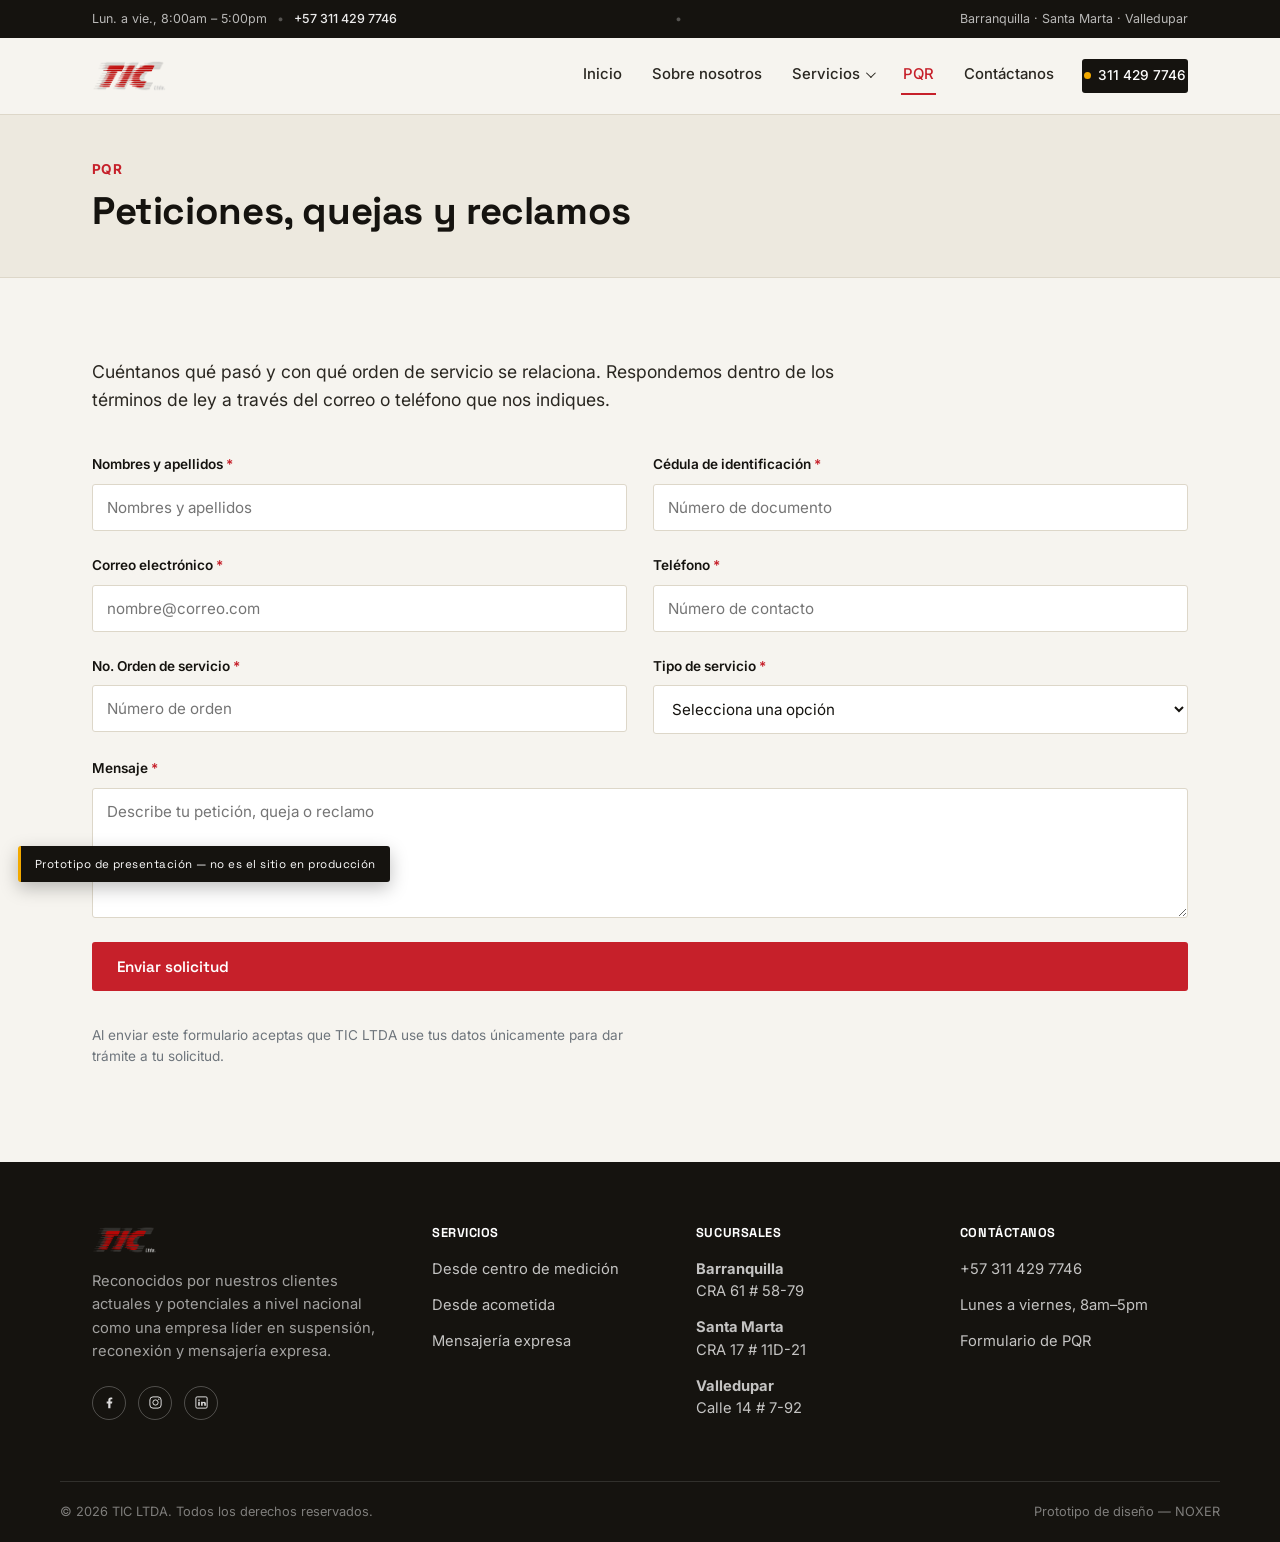
<file: pqr.html>
<!doctype html>
<html lang="es">
<head>
<meta charset="utf-8">
<meta name="viewport" content="width=device-width, initial-scale=1">
<title>PQR — TIC LTDA</title>
<meta name="description" content="Formulario de peticiones, quejas y reclamos de TIC LTDA.">
<link rel="preconnect" href="https://fonts.googleapis.com">
<link href="https://fonts.googleapis.com/css2?family=Space+Grotesk:wght@500;600;700&family=Inter:wght@400;500;600&display=swap" rel="stylesheet">
<link rel="stylesheet" href="css/styles.css">
</head>
<body>

<div class="topbar">
  <div class="wrap topbar-row">
    <span>Lun. a vie., 8:00am – 5:00pm</span>
    <span class="topbar-sep">•</span>
    <a href="tel:+573114297746">+57 311 429 7746</a>
    <span class="topbar-sep topbar-cities">•</span>
    <span class="topbar-cities">Barranquilla · Santa Marta · Valledupar</span>
  </div>
</div>

<div class="proto-flag">Prototipo de presentación — no es el sitio en producción</div>

<header class="site-header">
  <div class="wrap">
    <a href="index.html" class="logo"><img src="img/tic-logo.png" alt="TIC LTDA"></a>
    <nav class="nav">
      <a href="index.html">Inicio</a>
      <a href="sobre-nosotros.html">Sobre nosotros</a>
      <details class="nav-drop">
        <summary>Servicios</summary>
        <div class="nav-drop-menu">
          <a href="servicios.html">Todos los servicios</a>
          <a href="desde-medicion.html">Desde centro de medición</a>
          <a href="desde-acometida.html">Desde acometida</a>
          <a href="mensajeria-expresa.html">Mensajería expresa</a>
        </div>
      </details>
      <a href="pqr.html" aria-current="page">PQR</a>
      <a href="contactanos.html">Contáctanos</a>
      <a class="nav-phone" href="tel:+573114297746"><span class="dot"></span> 311 429 7746</a>
    </nav>
    <button class="nav-toggle" aria-label="Abrir menú" aria-expanded="false">
      <span></span><span></span><span></span>
    </button>
  </div>
</header>

<div class="page-banner">
  <div class="wrap">
    <span class="kicker">PQR</span>
    <h1>Peticiones, quejas y reclamos</h1>
  </div>
</div>

<section>
  <div class="wrap">
    <p class="lede" style="max-width:70ch; margin-bottom:40px;">Cuéntanos qué pasó y con qué orden de servicio se relaciona. Respondemos dentro de los términos de ley a través del correo o teléfono que nos indiques.</p>

    <form class="form-grid" onsubmit="return false;">
      <div class="field">
        <label for="nombre">Nombres y apellidos <span class="req">*</span></label>
        <input id="nombre" type="text" placeholder="Nombres y apellidos" required>
      </div>
      <div class="field">
        <label for="cedula">Cédula de identificación <span class="req">*</span></label>
        <input id="cedula" type="text" placeholder="Número de documento" required>
      </div>
      <div class="field">
        <label for="correo">Correo electrónico <span class="req">*</span></label>
        <input id="correo" type="email" placeholder="nombre@correo.com" required>
      </div>
      <div class="field">
        <label for="telefono">Teléfono <span class="req">*</span></label>
        <input id="telefono" type="tel" placeholder="Número de contacto" required>
      </div>
      <div class="field">
        <label for="orden">No. Orden de servicio <span class="req">*</span></label>
        <input id="orden" type="text" placeholder="Número de orden">
      </div>
      <div class="field">
        <label for="tipo">Tipo de servicio <span class="req">*</span></label>
        <select id="tipo" required>
          <option value="">Selecciona una opción</option>
          <option>Suspensión y reconexión desde acometida</option>
          <option>Suspensión y reconexión desde centro de medición</option>
          <option>Mensajería expresa</option>
          <option>Otro</option>
        </select>
      </div>
      <div class="field full">
        <label for="mensaje">Mensaje <span class="req">*</span></label>
        <textarea id="mensaje" placeholder="Describe tu petición, queja o reclamo" required></textarea>
      </div>
      <div class="field full">
        <button class="btn btn-primary" type="submit">Enviar solicitud</button>
        <p class="form-note">Al enviar este formulario aceptas que TIC LTDA use tus datos únicamente para dar trámite a tu solicitud.</p>
      </div>
    </form>
  </div>
</section>

<footer class="site-footer">
  <div class="wrap footer-grid">
    <div>
      <div class="footer-logo"><img src="img/tic-logo.png" alt="TIC LTDA" style="height:28px;width:auto;"></div>
      <p>Reconocidos por nuestros clientes actuales y potenciales a nivel nacional como una empresa líder en suspensión, reconexión y mensajería expresa.</p>
      <div class="social-row">
        <a href="#" aria-label="Facebook"><svg viewBox="0 0 24 24"><path d="M13.5 21v-7.5H16l.5-3h-3V8.3c0-.9.3-1.4 1.6-1.4H16.5V4.2C16.1 4.1 15.1 4 14 4c-2.3 0-3.9 1.4-3.9 4v2.5H7.5v3H10V21h3.5z" fill="currentColor"/></svg></a>
        <a href="#" aria-label="Instagram"><svg viewBox="0 0 24 24"><rect x="3" y="3" width="18" height="18" rx="5" stroke="currentColor" stroke-width="1.6" fill="none"/><circle cx="12" cy="12" r="4.2" stroke="currentColor" stroke-width="1.6" fill="none"/><circle cx="17.3" cy="6.7" r="1.1" fill="currentColor"/></svg></a>
        <a href="#" aria-label="LinkedIn"><svg viewBox="0 0 24 24"><rect x="3" y="3" width="18" height="18" rx="2" stroke="currentColor" stroke-width="1.6" fill="none"/><circle cx="8" cy="8.2" r="1.3" fill="currentColor"/><path d="M6.7 10.8h2.6V17H6.7z" fill="currentColor"/><path d="M11.3 10.8h2.5v.9c.5-.7 1.3-1.1 2.3-1.1 1.9 0 2.9 1.2 2.9 3.3V17h-2.6v-2.7c0-.9-.3-1.5-1.2-1.5-.7 0-1.1.5-1.3.9-.1.2-.1.4-.1.7V17h-2.5v-6.2z" fill="currentColor"/></svg></a>
      </div>
    </div>
    <div>
      <h4>SERVICIOS</h4>
      <ul>
        <li><a href="desde-medicion.html">Desde centro de medición</a></li>
        <li><a href="desde-acometida.html">Desde acometida</a></li>
        <li><a href="mensajeria-expresa.html">Mensajería expresa</a></li>
      </ul>
    </div>
    <div>
      <h4>SUCURSALES</h4>
      <ul>
        <li><strong>Barranquilla</strong><br>CRA 61 # 58-79</li>
        <li><strong>Santa Marta</strong><br>CRA 17 # 11D-21</li>
        <li><strong>Valledupar</strong><br>Calle 14 # 7-92</li>
      </ul>
    </div>
    <div>
      <h4>CONTÁCTANOS</h4>
      <ul>
        <li>+57 311 429 7746</li>
        <li>Lunes a viernes, 8am–5pm</li>
        <li><a href="pqr.html">Formulario de PQR</a></li>
      </ul>
    </div>
  </div>
  <div class="wrap footer-bottom">
    <span>© 2026 TIC LTDA. Todos los derechos reservados.</span>
    <span>Prototipo de diseño — NOXER</span>
  </div>
</footer>

<script src="js/main.js"></script>
</body>
</html>
</file>
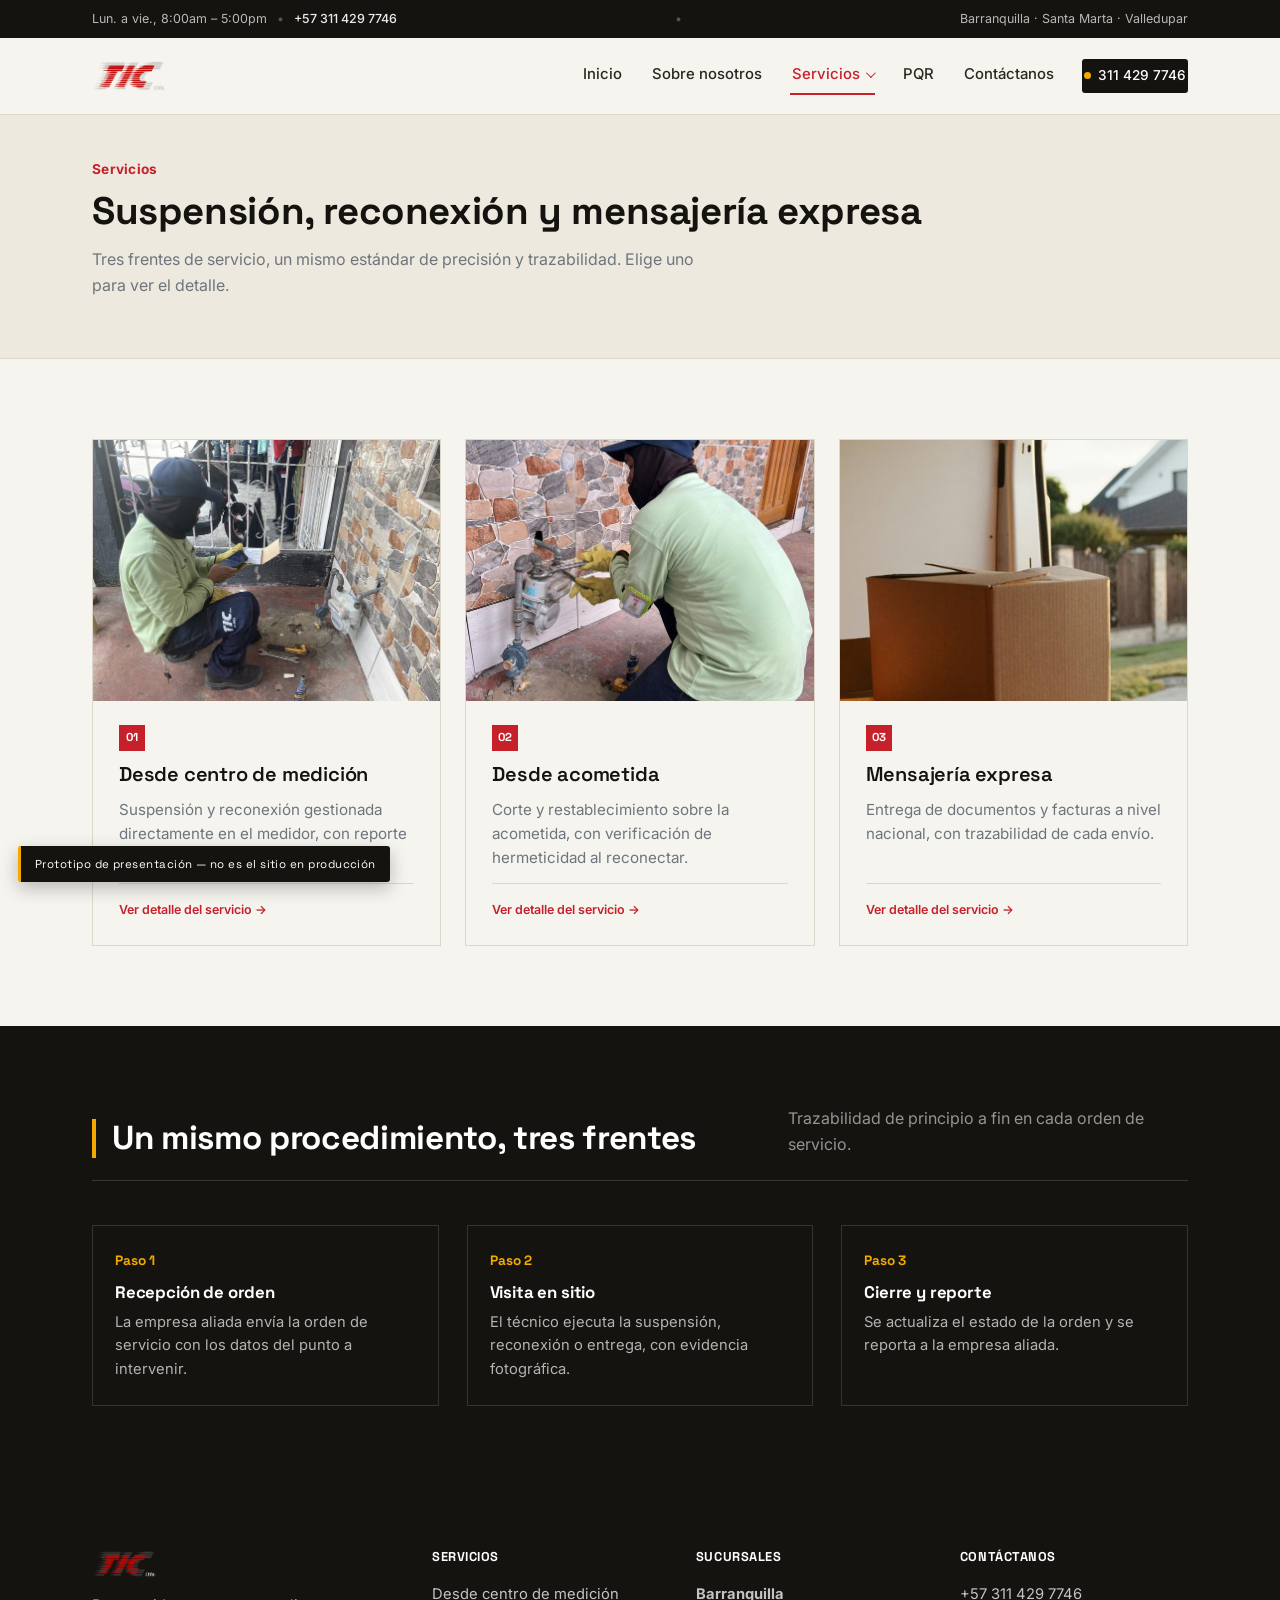
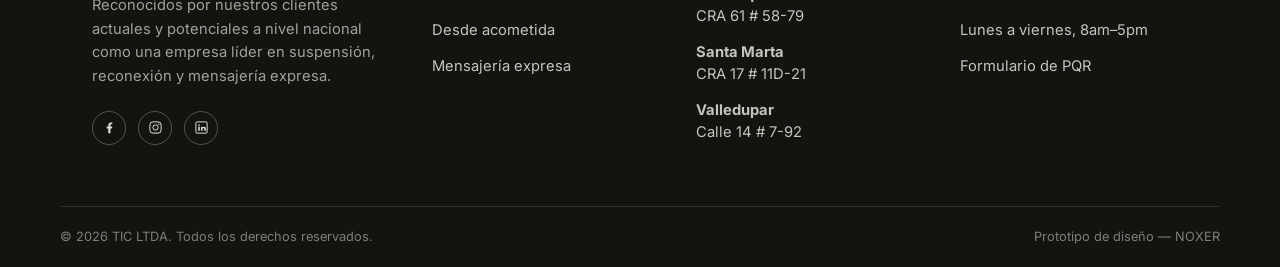
<file: servicios.html>
<!doctype html>
<html lang="es">
<head>
<meta charset="utf-8">
<meta name="viewport" content="width=device-width, initial-scale=1">
<title>Servicios — TIC LTDA</title>
<meta name="description" content="Suspensión y reconexión desde acometida, desde centro de medición, y mensajería expresa a nivel nacional.">
<link rel="preconnect" href="https://fonts.googleapis.com">
<link href="https://fonts.googleapis.com/css2?family=Space+Grotesk:wght@500;600;700&family=Inter:wght@400;500;600&display=swap" rel="stylesheet">
<link rel="stylesheet" href="css/styles.css">
</head>
<body>

<div class="topbar">
  <div class="wrap topbar-row">
    <span>Lun. a vie., 8:00am – 5:00pm</span>
    <span class="topbar-sep">•</span>
    <a href="tel:+573114297746">+57 311 429 7746</a>
    <span class="topbar-sep topbar-cities">•</span>
    <span class="topbar-cities">Barranquilla · Santa Marta · Valledupar</span>
  </div>
</div>

<div class="proto-flag">Prototipo de presentación — no es el sitio en producción</div>

<header class="site-header">
  <div class="wrap">
    <a href="index.html" class="logo"><img src="img/tic-logo.png" alt="TIC LTDA"></a>
    <nav class="nav">
      <a href="index.html">Inicio</a>
      <a href="sobre-nosotros.html">Sobre nosotros</a>
      <details class="nav-drop">
        <summary class="current">Servicios</summary>
        <div class="nav-drop-menu">
          <a href="servicios.html">Todos los servicios</a>
          <a href="desde-medicion.html">Desde centro de medición</a>
          <a href="desde-acometida.html">Desde acometida</a>
          <a href="mensajeria-expresa.html">Mensajería expresa</a>
        </div>
      </details>
      <a href="pqr.html">PQR</a>
      <a href="contactanos.html">Contáctanos</a>
      <a class="nav-phone" href="tel:+573114297746"><span class="dot"></span> 311 429 7746</a>
    </nav>
    <button class="nav-toggle" aria-label="Abrir menú" aria-expanded="false">
      <span></span><span></span><span></span>
    </button>
  </div>
</header>

<div class="page-banner">
  <div class="wrap">
    <span class="kicker">Servicios</span>
    <h1>Suspensión, reconexión y mensajería expresa</h1>
    <p>Tres frentes de servicio, un mismo estándar de precisión y trazabilidad. Elige uno para ver el detalle.</p>
  </div>
</div>

<section>
  <div class="wrap">
    <div class="services-grid">
      <article class="service-card">
        <a href="desde-medicion.html">
          <img class="service-thumb" src="img/svc-medicion-thumb.jpg" alt="Técnico interviniendo un centro de medición">
        </a>
        <div class="service-body">
          <span class="num">01</span>
          <h3><a href="desde-medicion.html">Desde centro de medición</a></h3>
          <p>Suspensión y reconexión gestionada directamente en el medidor, con reporte fotográfico de cada visita.</p>
          <a class="tag" href="desde-medicion.html">Ver detalle del servicio →</a>
        </div>
      </article>
      <article class="service-card">
        <a href="desde-acometida.html">
          <img class="service-thumb" src="img/svc-acometida-thumb.jpg" alt="Técnico interviniendo una acometida de gas">
        </a>
        <div class="service-body">
          <span class="num">02</span>
          <h3><a href="desde-acometida.html">Desde acometida</a></h3>
          <p>Corte y restablecimiento sobre la acometida, con verificación de hermeticidad al reconectar.</p>
          <a class="tag" href="desde-acometida.html">Ver detalle del servicio →</a>
        </div>
      </article>
      <article class="service-card">
        <a href="mensajeria-expresa.html">
          <img class="service-thumb" src="img/svc-mensajeria-thumb.jpg" alt="Cajas listas para entrega de mensajería">
        </a>
        <div class="service-body">
          <span class="num">03</span>
          <h3><a href="mensajeria-expresa.html">Mensajería expresa</a></h3>
          <p>Entrega de documentos y facturas a nivel nacional, con trazabilidad de cada envío.</p>
          <a class="tag" href="mensajeria-expresa.html">Ver detalle del servicio →</a>
        </div>
      </article>
    </div>
  </div>
</section>

<section class="on-ink">
  <div class="wrap">
    <div class="section-head">
      <h2>Un mismo procedimiento, tres frentes</h2>
      <p>Trazabilidad de principio a fin en cada orden de servicio.</p>
    </div>
    <div class="process">
      <div class="process-step">
        <span class="step-index">Paso 1</span>
        <h4>Recepción de orden</h4>
        <p>La empresa aliada envía la orden de servicio con los datos del punto a intervenir.</p>
      </div>
      <div class="process-step">
        <span class="step-index">Paso 2</span>
        <h4>Visita en sitio</h4>
        <p>El técnico ejecuta la suspensión, reconexión o entrega, con evidencia fotográfica.</p>
      </div>
      <div class="process-step">
        <span class="step-index">Paso 3</span>
        <h4>Cierre y reporte</h4>
        <p>Se actualiza el estado de la orden y se reporta a la empresa aliada.</p>
      </div>
    </div>
  </div>
</section>

<footer class="site-footer">
  <div class="wrap footer-grid">
    <div>
      <div class="footer-logo"><img src="img/tic-logo.png" alt="TIC LTDA" style="height:28px;width:auto;"></div>
      <p>Reconocidos por nuestros clientes actuales y potenciales a nivel nacional como una empresa líder en suspensión, reconexión y mensajería expresa.</p>
      <div class="social-row">
        <a href="#" aria-label="Facebook"><svg viewBox="0 0 24 24"><path d="M13.5 21v-7.5H16l.5-3h-3V8.3c0-.9.3-1.4 1.6-1.4H16.5V4.2C16.1 4.1 15.1 4 14 4c-2.3 0-3.9 1.4-3.9 4v2.5H7.5v3H10V21h3.5z" fill="currentColor"/></svg></a>
        <a href="#" aria-label="Instagram"><svg viewBox="0 0 24 24"><rect x="3" y="3" width="18" height="18" rx="5" stroke="currentColor" stroke-width="1.6" fill="none"/><circle cx="12" cy="12" r="4.2" stroke="currentColor" stroke-width="1.6" fill="none"/><circle cx="17.3" cy="6.7" r="1.1" fill="currentColor"/></svg></a>
        <a href="#" aria-label="LinkedIn"><svg viewBox="0 0 24 24"><rect x="3" y="3" width="18" height="18" rx="2" stroke="currentColor" stroke-width="1.6" fill="none"/><circle cx="8" cy="8.2" r="1.3" fill="currentColor"/><path d="M6.7 10.8h2.6V17H6.7z" fill="currentColor"/><path d="M11.3 10.8h2.5v.9c.5-.7 1.3-1.1 2.3-1.1 1.9 0 2.9 1.2 2.9 3.3V17h-2.6v-2.7c0-.9-.3-1.5-1.2-1.5-.7 0-1.1.5-1.3.9-.1.2-.1.4-.1.7V17h-2.5v-6.2z" fill="currentColor"/></svg></a>
      </div>
    </div>
    <div>
      <h4>SERVICIOS</h4>
      <ul>
        <li><a href="desde-medicion.html">Desde centro de medición</a></li>
        <li><a href="desde-acometida.html">Desde acometida</a></li>
        <li><a href="mensajeria-expresa.html">Mensajería expresa</a></li>
      </ul>
    </div>
    <div>
      <h4>SUCURSALES</h4>
      <ul>
        <li><strong>Barranquilla</strong><br>CRA 61 # 58-79</li>
        <li><strong>Santa Marta</strong><br>CRA 17 # 11D-21</li>
        <li><strong>Valledupar</strong><br>Calle 14 # 7-92</li>
      </ul>
    </div>
    <div>
      <h4>CONTÁCTANOS</h4>
      <ul>
        <li>+57 311 429 7746</li>
        <li>Lunes a viernes, 8am–5pm</li>
        <li><a href="pqr.html">Formulario de PQR</a></li>
      </ul>
    </div>
  </div>
  <div class="wrap footer-bottom">
    <span>© 2026 TIC LTDA. Todos los derechos reservados.</span>
    <span>Prototipo de diseño — NOXER</span>
  </div>
</footer>

<script src="js/main.js"></script>
</body>
</html>
</file>
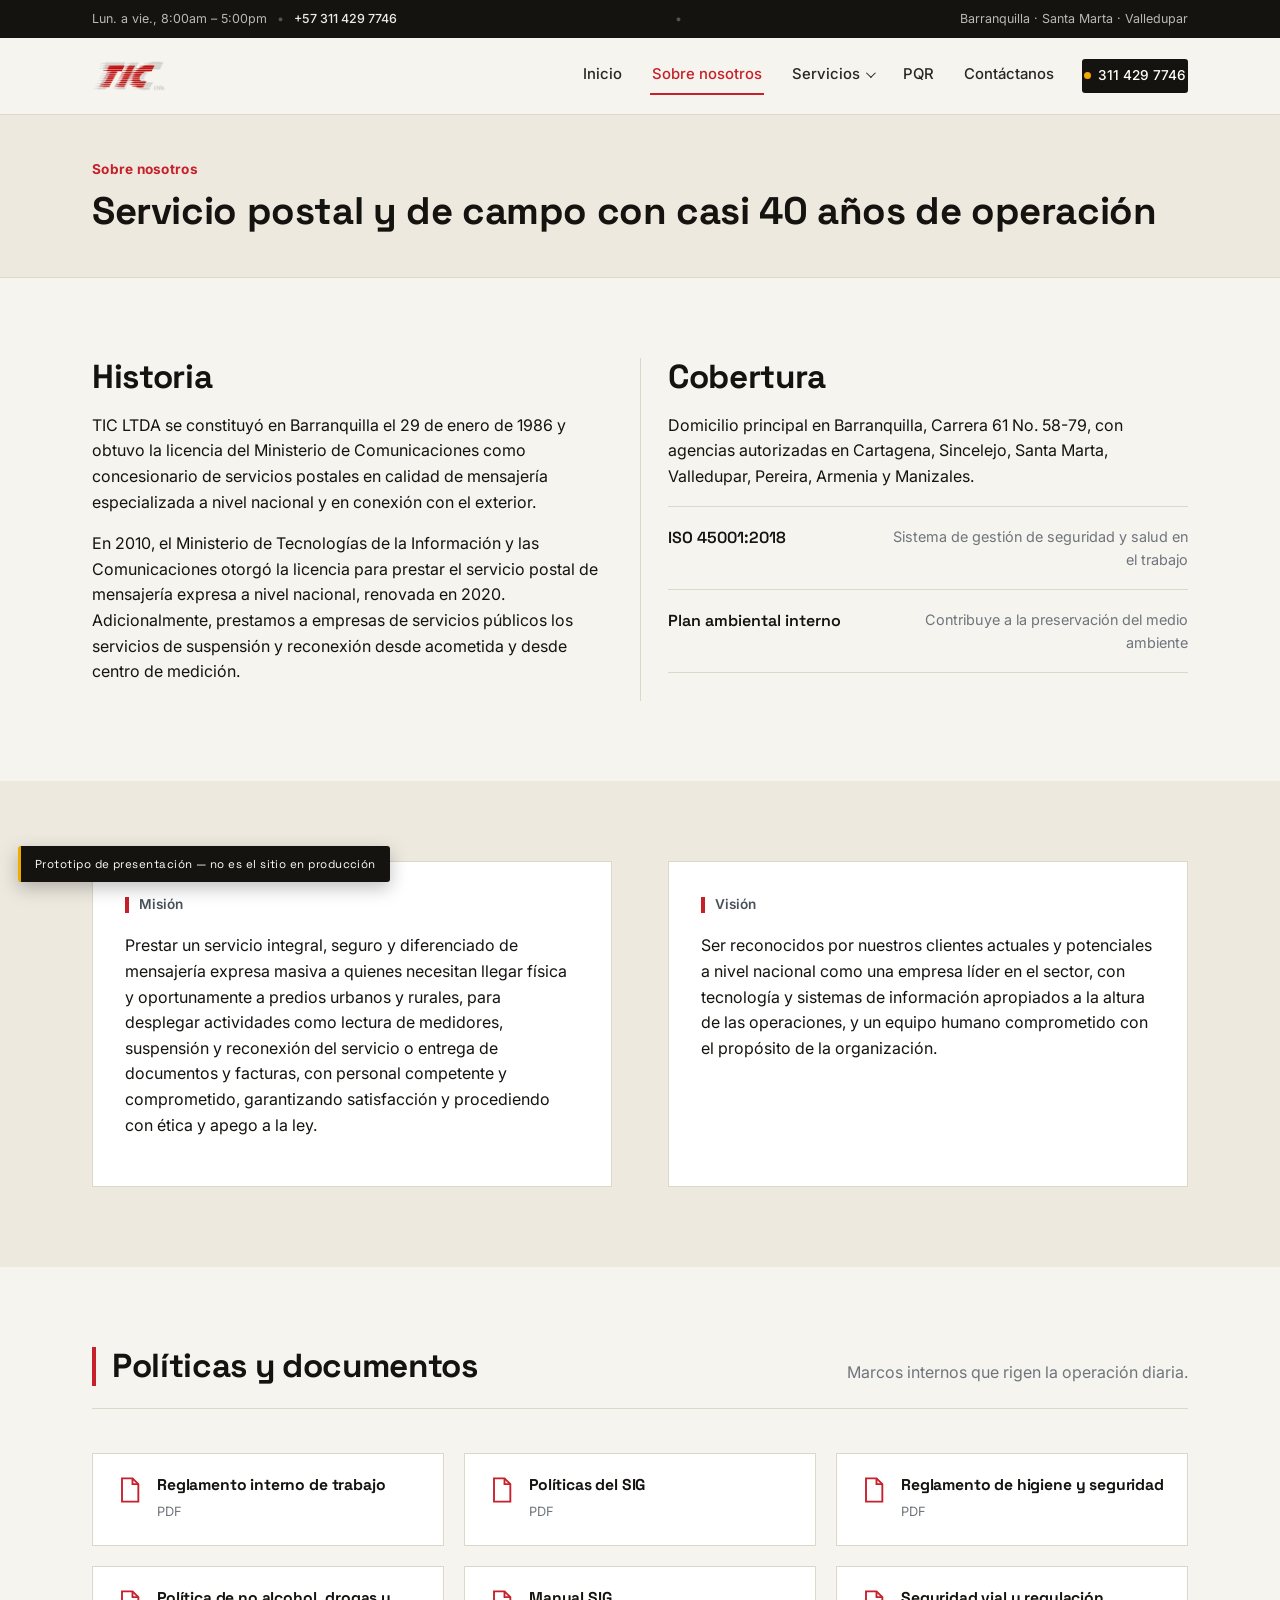
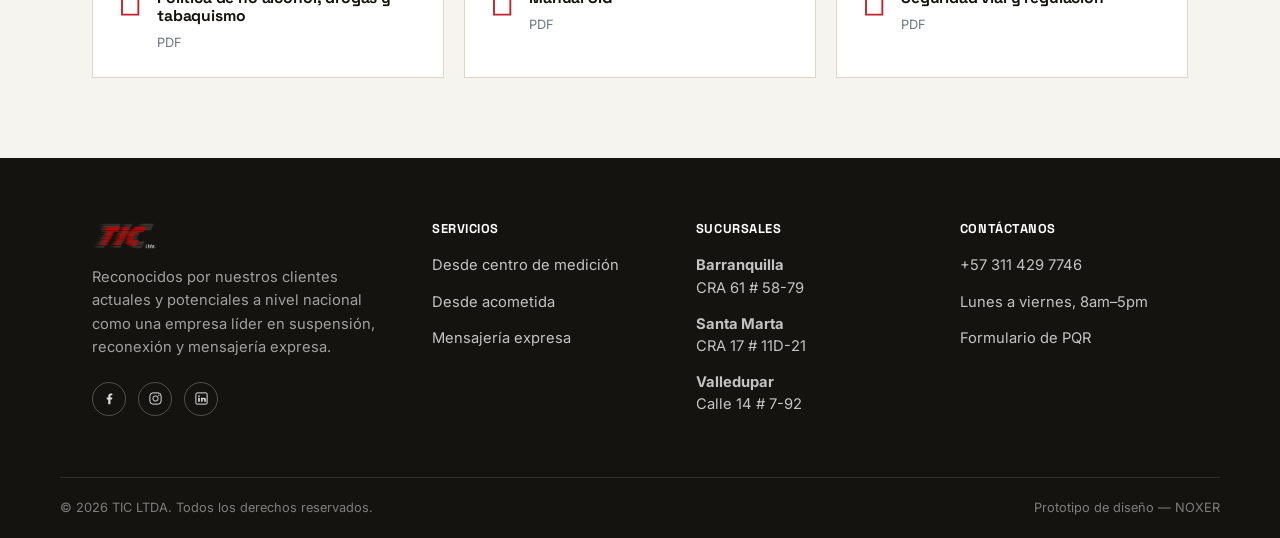
<file: sobre-nosotros.html>
<!doctype html>
<html lang="es">
<head>
<meta charset="utf-8">
<meta name="viewport" content="width=device-width, initial-scale=1">
<title>Sobre nosotros — TIC LTDA</title>
<meta name="description" content="TIC LTDA, fundada en Barranquilla en 1986: misión, visión y certificaciones de la empresa.">
<link rel="preconnect" href="https://fonts.googleapis.com">
<link href="https://fonts.googleapis.com/css2?family=Space+Grotesk:wght@500;600;700&family=Inter:wght@400;500;600&display=swap" rel="stylesheet">
<link rel="stylesheet" href="css/styles.css">
</head>
<body>

<div class="topbar">
  <div class="wrap topbar-row">
    <span>Lun. a vie., 8:00am – 5:00pm</span>
    <span class="topbar-sep">•</span>
    <a href="tel:+573114297746">+57 311 429 7746</a>
    <span class="topbar-sep topbar-cities">•</span>
    <span class="topbar-cities">Barranquilla · Santa Marta · Valledupar</span>
  </div>
</div>

<div class="proto-flag">Prototipo de presentación — no es el sitio en producción</div>

<header class="site-header">
  <div class="wrap">
    <a href="index.html" class="logo"><img src="img/tic-logo.png" alt="TIC LTDA"></a>
    <nav class="nav">
      <a href="index.html">Inicio</a>
      <a href="sobre-nosotros.html" aria-current="page">Sobre nosotros</a>
      <details class="nav-drop">
        <summary>Servicios</summary>
        <div class="nav-drop-menu">
          <a href="servicios.html">Todos los servicios</a>
          <a href="desde-medicion.html">Desde centro de medición</a>
          <a href="desde-acometida.html">Desde acometida</a>
          <a href="mensajeria-expresa.html">Mensajería expresa</a>
        </div>
      </details>
      <a href="pqr.html">PQR</a>
      <a href="contactanos.html">Contáctanos</a>
      <a class="nav-phone" href="tel:+573114297746"><span class="dot"></span> 311 429 7746</a>
    </nav>
    <button class="nav-toggle" aria-label="Abrir menú" aria-expanded="false">
      <span></span><span></span><span></span>
    </button>
  </div>
</header>

<div class="page-banner">
  <div class="wrap">
    <span class="kicker">Sobre nosotros</span>
    <h1>Servicio postal y de campo con casi 40 años de operación</h1>
  </div>
</div>

<section>
  <div class="wrap split rule">
    <div>
      <h2>Historia</h2>
      <p>TIC LTDA se constituyó en Barranquilla el 29 de enero de 1986 y obtuvo la licencia del Ministerio de Comunicaciones como concesionario de servicios postales en calidad de mensajería especializada a nivel nacional y en conexión con el exterior.</p>
      <p>En 2010, el Ministerio de Tecnologías de la Información y las Comunicaciones otorgó la licencia para prestar el servicio postal de mensajería expresa a nivel nacional, renovada en 2020. Adicionalmente, prestamos a empresas de servicios públicos los servicios de suspensión y reconexión desde acometida y desde centro de medición.</p>
    </div>
    <div>
      <h2>Cobertura</h2>
      <p>Domicilio principal en Barranquilla, Carrera 61 No. 58-79, con agencias autorizadas en Cartagena, Sincelejo, Santa Marta, Valledupar, Pereira, Armenia y Manizales.</p>
      <div class="cert-list">
        <div class="cert-item"><strong>ISO 45001:2018</strong><span>Sistema de gestión de seguridad y salud en el trabajo</span></div>
        <div class="cert-item"><strong>Plan ambiental interno</strong><span>Contribuye a la preservación del medio ambiente</span></div>
      </div>
    </div>
  </div>
</section>

<section id="mision-vision" class="on-paper-2">
  <div class="wrap split">
    <div class="card">
      <span class="eyebrow-line">Misión</span>
      <p>Prestar un servicio integral, seguro y diferenciado de mensajería expresa masiva a quienes necesitan llegar física y oportunamente a predios urbanos y rurales, para desplegar actividades como lectura de medidores, suspensión y reconexión del servicio o entrega de documentos y facturas, con personal competente y comprometido, garantizando satisfacción y procediendo con ética y apego a la ley.</p>
    </div>
    <div class="card">
      <span class="eyebrow-line">Visión</span>
      <p>Ser reconocidos por nuestros clientes actuales y potenciales a nivel nacional como una empresa líder en el sector, con tecnología y sistemas de información apropiados a la altura de las operaciones, y un equipo humano comprometido con el propósito de la organización.</p>
    </div>
  </div>
</section>

<section>
  <div class="wrap">
    <div class="section-head">
      <h2>Políticas y documentos</h2>
      <p>Marcos internos que rigen la operación diaria.</p>
    </div>
    <div class="doc-grid">
      <div class="doc-card">
        <svg viewBox="0 0 24 24" fill="none"><path d="M6 2h9l5 5v15H6V2z" stroke="#C6202A" stroke-width="1.6"/><path d="M15 2v5h5" stroke="#C6202A" stroke-width="1.6"/></svg>
        <div><h4>Reglamento interno de trabajo</h4><span>PDF</span></div>
      </div>
      <div class="doc-card">
        <svg viewBox="0 0 24 24" fill="none"><path d="M6 2h9l5 5v15H6V2z" stroke="#C6202A" stroke-width="1.6"/><path d="M15 2v5h5" stroke="#C6202A" stroke-width="1.6"/></svg>
        <div><h4>Políticas del SIG</h4><span>PDF</span></div>
      </div>
      <div class="doc-card">
        <svg viewBox="0 0 24 24" fill="none"><path d="M6 2h9l5 5v15H6V2z" stroke="#C6202A" stroke-width="1.6"/><path d="M15 2v5h5" stroke="#C6202A" stroke-width="1.6"/></svg>
        <div><h4>Reglamento de higiene y seguridad</h4><span>PDF</span></div>
      </div>
      <div class="doc-card">
        <svg viewBox="0 0 24 24" fill="none"><path d="M6 2h9l5 5v15H6V2z" stroke="#C6202A" stroke-width="1.6"/><path d="M15 2v5h5" stroke="#C6202A" stroke-width="1.6"/></svg>
        <div><h4>Política de no alcohol, drogas y tabaquismo</h4><span>PDF</span></div>
      </div>
      <div class="doc-card">
        <svg viewBox="0 0 24 24" fill="none"><path d="M6 2h9l5 5v15H6V2z" stroke="#C6202A" stroke-width="1.6"/><path d="M15 2v5h5" stroke="#C6202A" stroke-width="1.6"/></svg>
        <div><h4>Manual SIG</h4><span>PDF</span></div>
      </div>
      <div class="doc-card">
        <svg viewBox="0 0 24 24" fill="none"><path d="M6 2h9l5 5v15H6V2z" stroke="#C6202A" stroke-width="1.6"/><path d="M15 2v5h5" stroke="#C6202A" stroke-width="1.6"/></svg>
        <div><h4>Seguridad vial y regulación</h4><span>PDF</span></div>
      </div>
    </div>
  </div>
</section>

<footer class="site-footer">
  <div class="wrap footer-grid">
    <div>
      <div class="footer-logo"><img src="img/tic-logo.png" alt="TIC LTDA" style="height:28px;width:auto;"></div>
      <p>Reconocidos por nuestros clientes actuales y potenciales a nivel nacional como una empresa líder en suspensión, reconexión y mensajería expresa.</p>
      <div class="social-row">
        <a href="#" aria-label="Facebook"><svg viewBox="0 0 24 24"><path d="M13.5 21v-7.5H16l.5-3h-3V8.3c0-.9.3-1.4 1.6-1.4H16.5V4.2C16.1 4.1 15.1 4 14 4c-2.3 0-3.9 1.4-3.9 4v2.5H7.5v3H10V21h3.5z" fill="currentColor"/></svg></a>
        <a href="#" aria-label="Instagram"><svg viewBox="0 0 24 24"><rect x="3" y="3" width="18" height="18" rx="5" stroke="currentColor" stroke-width="1.6" fill="none"/><circle cx="12" cy="12" r="4.2" stroke="currentColor" stroke-width="1.6" fill="none"/><circle cx="17.3" cy="6.7" r="1.1" fill="currentColor"/></svg></a>
        <a href="#" aria-label="LinkedIn"><svg viewBox="0 0 24 24"><rect x="3" y="3" width="18" height="18" rx="2" stroke="currentColor" stroke-width="1.6" fill="none"/><circle cx="8" cy="8.2" r="1.3" fill="currentColor"/><path d="M6.7 10.8h2.6V17H6.7z" fill="currentColor"/><path d="M11.3 10.8h2.5v.9c.5-.7 1.3-1.1 2.3-1.1 1.9 0 2.9 1.2 2.9 3.3V17h-2.6v-2.7c0-.9-.3-1.5-1.2-1.5-.7 0-1.1.5-1.3.9-.1.2-.1.4-.1.7V17h-2.5v-6.2z" fill="currentColor"/></svg></a>
      </div>
    </div>
    <div>
      <h4>SERVICIOS</h4>
      <ul>
        <li><a href="desde-medicion.html">Desde centro de medición</a></li>
        <li><a href="desde-acometida.html">Desde acometida</a></li>
        <li><a href="mensajeria-expresa.html">Mensajería expresa</a></li>
      </ul>
    </div>
    <div>
      <h4>SUCURSALES</h4>
      <ul>
        <li><strong>Barranquilla</strong><br>CRA 61 # 58-79</li>
        <li><strong>Santa Marta</strong><br>CRA 17 # 11D-21</li>
        <li><strong>Valledupar</strong><br>Calle 14 # 7-92</li>
      </ul>
    </div>
    <div>
      <h4>CONTÁCTANOS</h4>
      <ul>
        <li>+57 311 429 7746</li>
        <li>Lunes a viernes, 8am–5pm</li>
        <li><a href="pqr.html">Formulario de PQR</a></li>
      </ul>
    </div>
  </div>
  <div class="wrap footer-bottom">
    <span>© 2026 TIC LTDA. Todos los derechos reservados.</span>
    <span>Prototipo de diseño — NOXER</span>
  </div>
</footer>

<script src="js/main.js"></script>
</body>
</html>
</file>
<file: css/styles.css>
/* ==========================================================================
   TIC LTDA — Prototipo de rediseño
   Sistema: rojo institucional + acero + amarillo de seguridad, sobre papel
   cálido. Tipografía técnica (Space Grotesk) + lectura (Inter).
   ========================================================================== */

:root{
  --ink:        #15130F;
  --ink-soft:   #2A2721;
  --red:        #C6202A;
  --red-dark:   #8E1620;
  --steel:      #4A5158;
  --steel-soft: #6E757C;
  --amber:      #F2A900;
  --paper:      #F6F4EF;
  --paper-2:    #EDE9DF;
  --line:       #DDD7C9;
  --white:      #FFFFFF;

  --font-head: 'Space Grotesk', 'Helvetica Neue', Arial, sans-serif;
  --font-body: 'Inter', 'Helvetica Neue', Arial, sans-serif;

  --maxw: 1160px;
  --header-h: 76px;
  --topbar-h: 38px;
}

*{ box-sizing: border-box; }
html{ scroll-behavior: smooth; }
body{
  margin:0;
  background: var(--paper);
  color: var(--ink);
  font-family: var(--font-body);
  font-size: 16px;
  line-height: 1.6;
  -webkit-font-smoothing: antialiased;
}

img{ max-width:100%; display:block; }
a{ color: inherit; text-decoration: none; }
ul{ margin:0; padding:0; list-style:none; }

.wrap{
  max-width: var(--maxw);
  margin: 0 auto;
  padding: 0 32px;
}

h1,h2,h3,h4{
  font-family: var(--font-head);
  font-weight: 700;
  line-height: 1.15;
  margin: 0 0 .5em;
  letter-spacing: -0.01em;
}

h1{ font-size: clamp(2.1rem, 4vw, 3.2rem); }
h2{ font-size: clamp(1.6rem, 2.6vw, 2.2rem); }
h3{ font-size: 1.25rem; font-weight:600; }

p{ margin: 0 0 1em; max-width: 62ch; }
.lede{ font-size: 1.1rem; color: var(--ink-soft); }

:focus-visible{
  outline: 2px solid var(--red);
  outline-offset: 3px;
}

@media (prefers-reduced-motion: reduce){
  html{ scroll-behavior:auto; }
  *{ animation-duration: 0.001ms !important; transition-duration: 0.001ms !important; }
}

/* ---------- Botones ---------- */
.btn{
  display:inline-flex;
  align-items:center;
  gap:.5em;
  padding: .9em 1.6em;
  font-family: var(--font-head);
  font-weight: 600;
  font-size: .95rem;
  border: 1.5px solid transparent;
  border-radius: 3px;
  cursor: pointer;
  transition: background-color .15s ease, color .15s ease, border-color .15s ease;
}
.btn-primary{
  background: var(--red);
  color: var(--white);
}
.btn-primary:hover{ background: var(--red-dark); }
.btn-ghost{
  background: transparent;
  border-color: var(--ink);
  color: var(--ink);
}
.btn-ghost:hover{ background: var(--ink); color: var(--white); }
.btn-on-dark{
  border-color: rgba(255,255,255,.35);
  color: var(--white);
}
.btn-on-dark:hover{ background: rgba(255,255,255,.1); border-color:#fff; }

/* ---------- Barra superior ---------- */
.topbar{
  background: var(--ink);
  color: rgba(255,255,255,.7);
  font-size: .78rem;
}
.topbar-row{
  display:flex;
  align-items:center;
  gap: 10px;
  height: var(--topbar-h);
  flex-wrap: wrap;
}
.topbar a{ color: rgba(255,255,255,.92); font-weight:500; }
.topbar a:hover{ color: var(--amber); }
.topbar-sep{ color: rgba(255,255,255,.28); }
.topbar-cities{ margin-left:auto; }

/* ---------- Header ---------- */
.site-header{
  position: sticky;
  top: 0;
  z-index: 50;
  background: var(--paper);
  border-bottom: 1px solid var(--line);
}
.site-header .wrap{
  display:flex;
  align-items:center;
  justify-content:space-between;
  height: var(--header-h);
}
.logo{
  display:flex;
  align-items:center;
  gap:.15em;
  font-family: var(--font-head);
  font-weight: 700;
  font-size: 1.5rem;
  color: var(--ink);
}
.logo span{ color: var(--red); }
.logo img{ height: 32px; width: auto; display:block; }

.nav{ display:flex; align-items:center; gap: 26px; }
.nav a{
  font-size: .93rem;
  font-weight: 500;
  color: var(--ink-soft);
  padding: 6px 2px;
  border-bottom: 2px solid transparent;
  transition: color .15s, border-color .15s;
}
.nav a:hover, .nav a[aria-current="page"]{
  color: var(--red);
  border-color: var(--red);
}

/* Dropdown "Servicios" */
.nav-drop{ position:relative; }
.nav-drop summary{
  display:flex;
  align-items:center;
  gap: 5px;
  font-size: .93rem;
  font-weight: 500;
  color: var(--ink-soft);
  padding: 6px 2px;
  border-bottom: 2px solid transparent;
  cursor:pointer;
  list-style:none;
  transition: color .15s, border-color .15s;
}
.nav-drop summary::-webkit-details-marker{ display:none; }
.nav-drop summary::after{
  content:"";
  width:6px; height:6px;
  border-right: 1.5px solid currentColor;
  border-bottom: 1.5px solid currentColor;
  transform: rotate(45deg) translateY(-2px);
  margin-left:1px;
}
.nav-drop summary:hover, .nav-drop summary.current{
  color: var(--red);
  border-color: var(--red);
}
.nav-drop[open] summary::after{ transform: rotate(-135deg) translateY(2px); }
.nav-drop-menu{
  position:absolute;
  top: calc(100% + 14px);
  left: -18px;
  min-width: 240px;
  background: var(--white);
  border: 1px solid var(--line);
  box-shadow: 0 16px 32px rgba(21,19,15,.1);
  padding: 8px 0;
  z-index: 60;
}
.nav-drop-menu a{
  display:block;
  padding: 10px 18px;
  font-size: .9rem;
  border-bottom: none;
  color: var(--ink-soft);
}
.nav-drop-menu a:hover{ background: var(--paper-2); color: var(--red); }

.nav-phone{
  display:flex;
  align-items:center;
  gap:.5em;
  padding: 8px 14px;
  background: var(--ink);
  color: var(--white) !important;
  border-radius: 3px;
  font-weight:600;
  font-size:.85rem !important;
  border:none !important;
}
.nav-phone .dot{
  width:7px; height:7px; border-radius:50%;
  background: var(--amber);
  flex:none;
}

.nav-toggle{
  display:none;
  background:none;
  border:1px solid var(--line);
  border-radius:3px;
  width:42px; height:42px;
  cursor:pointer;
  flex:none;
}
.nav-toggle span{
  display:block;
  width:20px; height:2px;
  background: var(--ink);
  margin: 4px auto;
}

/* ---------- Hero ---------- */
.hero{
  padding: 60px 0 72px;
  border-bottom: 1px solid var(--line);
}
.hero .wrap{
  display:grid;
  grid-template-columns: 1.05fr .95fr;
  gap: 56px;
  align-items:center;
}
.eyebrow-line{
  display:flex;
  align-items:center;
  gap:.7em;
  color: var(--steel);
  font-size:.85rem;
  font-weight:600;
  margin-bottom: 18px;
}
.eyebrow-line::before{
  content:"";
  width: 4px; height: 16px;
  background: var(--red);
  flex:none;
}
.hero-stats{
  display:grid;
  grid-template-columns: repeat(4, auto);
  gap: 28px;
  margin-top: 36px;
}
.hero-stats div{
  border-left: 2px solid var(--line);
  padding-left: 14px;
}
.hero-stats strong{
  display:block;
  font-family: var(--font-head);
  font-size: 1.4rem;
  color: var(--ink);
}
.hero-stats span{
  font-size:.78rem;
  color: var(--steel-soft);
}
.hero-cta{ display:flex; gap:14px; margin-top: 32px; flex-wrap:wrap; }

.hero-art{
  background: var(--ink);
  border-radius: 6px;
  padding: 12px;
  position: relative;
  overflow:hidden;
}
.hero-art img{
  width:100%;
  aspect-ratio: 4 / 5;
  object-fit: cover;
  object-position: 62% 25%;
  display:block;
  border-radius: 3px;
}
.hero-art-caption{
  display:flex;
  justify-content:space-between;
  color: rgba(255,255,255,.55);
  font-size:.72rem;
  letter-spacing:.04em;
  margin-top: 14px;
  border-top: 1px solid rgba(255,255,255,.12);
  padding-top: 12px;
}

/* ---------- Secciones genéricas ---------- */
section{ padding: 80px 0; }
.section-head{
  display:flex;
  justify-content:space-between;
  align-items:flex-end;
  gap: 24px;
  margin-bottom: 44px;
  padding-bottom: 22px;
  border-bottom: 1px solid var(--line);
}
.section-head h2{
  margin:0;
  padding-left: 16px;
  border-left: 4px solid var(--red);
}
.section-head p{ margin:0; color: var(--steel-soft); max-width: 40ch; }

.on-paper-2{ background: var(--paper-2); }
.on-ink{ background: var(--ink); color: var(--white); }
.on-ink h2, .on-ink h3{ color: var(--white); }
.on-ink p{ color: rgba(255,255,255,.72); }
.on-ink .section-head{ border-color: rgba(255,255,255,.15); }
.on-ink .section-head p{ color: rgba(255,255,255,.55); }
.on-ink .section-head h2{ border-color: var(--amber); }

/* ---------- Servicios (grid con tarjetas separadas) ---------- */
.services-grid{
  display:grid;
  grid-template-columns: repeat(3, 1fr);
  gap: 24px;
}
.service-card{
  background: var(--paper);
  border: 1px solid var(--line);
  display:flex;
  flex-direction:column;
}
.service-thumb{
  width:100%;
  aspect-ratio: 4 / 3;
  object-fit: cover;
  display:block;
}
.service-body{
  padding: 24px 26px 26px;
  display:flex;
  flex-direction:column;
  gap: 12px;
  flex:1;
}
.service-card .num{
  display:inline-flex;
  align-items:center;
  justify-content:center;
  width: 26px; height: 26px;
  background: var(--red);
  color: var(--white);
  font-family: var(--font-head);
  font-size:.72rem;
  font-weight:700;
}
.service-card h3{ margin:0; }
.service-card h3 a{ color: inherit; }
.service-card h3 a:hover{ color: var(--red); }
.service-card p{ color: var(--steel-soft); font-size:.95rem; margin:0; }
.service-card > a{ display:block; }
.service-card .tag{
  margin-top:auto;
  font-size:.78rem;
  font-weight:600;
  color: var(--red);
  padding-top: 16px;
  border-top: 1px solid var(--line);
}
.service-card .tag:hover{ color: var(--red-dark); }

/* ---------- Proceso (secuencia legítima: suspensión → reconexión) ---------- */
.process{
  display:grid;
  grid-template-columns: repeat(3, 1fr);
  gap: 28px;
  margin-top: 10px;
}
.process-step{
  position:relative;
  padding: 24px 22px;
  border: 1px solid rgba(255,255,255,.14);
}
.process-step .step-index{
  font-family: var(--font-head);
  color: var(--amber);
  font-size: .85rem;
  font-weight:700;
  display:block;
  margin-bottom: 12px;
}
.process-step h4{
  font-family: var(--font-head);
  font-size: 1.05rem;
  margin: 0 0 8px;
}
.process-step p{ color: rgba(255,255,255,.68); font-size: .92rem; margin:0; }

/* ---------- Aliados ---------- */
.allies-grid{
  display:grid;
  grid-template-columns: minmax(0, 380px) minmax(0, 1fr);
  align-items:center;
  gap: 56px;
  padding: 68px 0;
}
.allies-info h2{
  margin: 14px 0 16px;
  font-size: clamp(1.5rem, 2.6vw, 2.1rem);
  line-height: 1.12;
  border:0;
  padding:0;
}
.allies-info > p{
  margin: 0 0 22px;
  color: var(--steel-soft);
  font-size: .95rem;
}
.allies-stats{
  display:flex;
  gap: 34px;
  padding: 20px 0;
  margin-bottom: 24px;
  border-top: 1px solid var(--line);
  border-bottom: 1px solid var(--line);
}
.ally-stat strong{
  display:block;
  font-family: var(--font-head);
  font-size: 1.7rem;
  font-weight: 700;
  color: var(--red);
  line-height: 1;
  margin-bottom: 6px;
}
.ally-stat span{
  display:block;
  font-size: .78rem;
  line-height: 1.35;
  color: var(--steel-soft);
  max-width: 16ch;
}

.allies-viewport{
  --allies-speed: 26s;
  display:flex;
  align-items:stretch;
  gap: 28px;
  overflow: hidden;
  -webkit-mask-image: linear-gradient(90deg, transparent, #000 6%, #000 94%, transparent);
  mask-image: linear-gradient(90deg, transparent, #000 6%, #000 94%, transparent);
}
.allies-track{
  display:flex;
  align-items:stretch;
  gap: 28px;
  margin:0;
  padding:0;
  list-style:none;
  flex: 0 0 auto;
  animation: allies-scroll var(--allies-speed) linear infinite;
}
.allies-viewport:hover .allies-track{ animation-play-state: paused; }

@media (prefers-reduced-motion: reduce){
  .allies-track{ animation-duration: var(--allies-speed) !important; }
}

.ally-card{
  display:flex;
  align-items:center;
  justify-content:center;
  width: 300px;
  flex: 0 0 auto;
  padding: 40px 44px;
  background: var(--white);
  border: 1px solid var(--line);
  border-top: 3px solid var(--red);
}
.ally-card .ally-logo{
  width: auto;
  max-width: 100%;
  object-fit: contain;
  opacity: .95;
}
.ally-logo--car{ height: 130px; }
.ally-logo--gua{ height: 52px; }
.ally-logo--fed{ height: 88px; }

@keyframes allies-scroll{
  from{ transform: translate3d(0, 0, 0); }
  to  { transform: translate3d(calc(-100% - 28px), 0, 0); }
}

/* ---------- Tarjetas genéricas ---------- */
.card{
  border: 1px solid var(--line);
  background: var(--white);
  padding: 32px;
}

/* ---------- Tarjetas de foto (servicios) ---------- */
.media-card{
  border: 1px solid var(--line);
  overflow: hidden;
}
.media-card img{
  width: 100%;
  aspect-ratio: 10 / 7;
  object-fit: cover;
  display: block;
}

/* ---------- Grid dos columnas ---------- */
.split{
  display:grid;
  grid-template-columns: 1fr 1fr;
  gap: 56px;
}
.split.rule{ position:relative; }
.split.rule::before{
  content:"";
  position:absolute;
  left:50%; top:0; bottom:0;
  width:1px;
  background: var(--line);
}

/* ---------- Certificaciones ---------- */
.cert-list{ display:flex; flex-direction:column; gap:0; margin-top: 8px; }
.cert-item{
  display:flex;
  justify-content:space-between;
  gap: 20px;
  padding: 18px 0;
  border-top: 1px solid var(--line);
}
.cert-item:last-child{ border-bottom: 1px solid var(--line); }
.cert-item strong{ font-family: var(--font-head); font-weight:600; }
.cert-item span{ color: var(--steel-soft); font-size:.9rem; text-align:right; max-width: 34ch; }

/* ---------- Sucursales ---------- */
.branches{
  display:grid;
  grid-template-columns: repeat(3, 1fr);
  gap: 24px;
}
.branch-card{
  border: 1px solid var(--line);
  background: var(--white);
}
.branch-map{
  height: 150px;
  overflow: hidden;
  border-bottom: 1px solid var(--line);
}
.branch-map img{
  width:100%;
  height:100%;
  object-fit: cover;
  display:block;
}
.branch-body{ padding: 24px 26px; }
.branch-body h3{ margin-bottom: 4px; }
.branch-body .muted{ color: var(--steel-soft); font-size:.9rem; }
.branch-body .row{ margin-top: 14px; font-size:.9rem; }
.branch-body .row strong{ display:block; font-size:.75rem; color: var(--steel); margin-bottom:2px; }

/* ---------- Formulario PQR ---------- */
.form-grid{
  display:grid;
  grid-template-columns: 1fr 1fr;
  gap: 24px 26px;
}
.field{ display:flex; flex-direction:column; gap:8px; }
.field.full{ grid-column: 1 / -1; }
.field label{
  font-size:.85rem;
  font-weight:600;
  color: var(--ink);
}
.field .req{ color: var(--red); }
.field input, .field select, .field textarea{
  font-family: var(--font-body);
  font-size: .95rem;
  padding: 13px 14px;
  border: 1px solid var(--line);
  background: var(--white);
  border-radius: 3px;
  color: var(--ink);
}
.field input:focus, .field select:focus, .field textarea:focus{
  border-color: var(--red);
  outline: none;
}
.field textarea{ resize: vertical; min-height: 130px; }
.form-note{
  margin-top: 26px;
  font-size:.85rem;
  color: var(--steel-soft);
}

/* ---------- Footer ---------- */
.site-footer{
  background: var(--ink);
  color: rgba(255,255,255,.75);
  padding: 64px 0 0;
}
.footer-grid{
  display:grid;
  grid-template-columns: 1.2fr .9fr .9fr .9fr;
  gap: 36px;
  padding-bottom: 48px;
  border-bottom: 1px solid rgba(255,255,255,.12);
}
.footer-grid h4{
  color: var(--white);
  font-size: .8rem;
  letter-spacing:.04em;
  margin-bottom: 18px;
}
.footer-grid p{ color: rgba(255,255,255,.6); font-size:.92rem; }
.footer-grid ul li{ margin-bottom: 14px; font-size:.92rem; line-height:1.5; }
.footer-grid a:hover{ color: var(--amber); }
.footer-logo{ margin-bottom: 16px; }
.social-row{ display:flex; gap: 12px; margin-top: 22px; }
.social-row a{
  width: 34px; height:34px;
  border: 1px solid rgba(255,255,255,.25);
  border-radius: 50%;
  display:flex; align-items:center; justify-content:center;
  color: rgba(255,255,255,.85);
}
.social-row a svg{ width:15px; height:15px; }
.social-row a:hover{ border-color: var(--amber); color: var(--amber); }
.footer-bottom{
  display:flex;
  justify-content:space-between;
  padding: 20px 0;
  font-size: .8rem;
  color: rgba(255,255,255,.45);
  flex-wrap:wrap;
  gap:10px;
}

/* ---------- Banner de sub-página ---------- */
.page-banner{
  padding: 44px 0;
  border-bottom: 1px solid var(--line);
  background: var(--paper-2);
}
.page-banner .kicker{
  color: var(--red);
  font-size:.85rem;
  font-weight:700;
  margin-bottom: 8px;
  display:block;
  letter-spacing:.02em;
}
.page-banner h1{ margin:0; font-size: clamp(1.8rem, 3vw, 2.4rem); }
.page-banner p{ margin-top:14px; color: var(--steel-soft); }

/* ---------- Documentos / políticas ---------- */
.doc-grid{
  display:grid;
  grid-template-columns: repeat(3, 1fr);
  gap: 20px;
}
.doc-card{
  border: 1px solid var(--line);
  background: var(--white);
  padding: 22px;
  display:flex;
  gap: 14px;
  align-items:flex-start;
}
.doc-card svg{ flex:none; width:28px; height:28px; }
.doc-card h4{ margin:0 0 4px; font-size:.98rem; }
.doc-card span{ font-size:.8rem; color: var(--steel-soft); }

/* ---------- Prototipo — nota flotante para la presentación ---------- */
.proto-flag{
  position: fixed;
  left: 18px;
  bottom: 18px;
  z-index: 70;
  background: var(--ink);
  color: #fff;
  font-family: var(--font-head);
  font-size: .72rem;
  letter-spacing: .04em;
  padding: 9px 14px;
  border-radius: 3px;
  border-left: 3px solid var(--amber);
  box-shadow: 0 6px 18px rgba(0,0,0,.25);
}

/* ---------- Responsive ---------- */
@media (max-width: 920px){
  .topbar-cities{ display:none; }

  .nav{
    position: fixed;
    top: var(--dyn-top, 114px);
    left:0; right:0; bottom:0;
    background: var(--paper);
    border-bottom: 1px solid var(--line);
    flex-direction: column;
    align-items: stretch;
    padding: 22px 32px 32px;
    gap: 6px;
    overflow-y: auto;
    transform: translateY(-8px);
    opacity: 0;
    pointer-events: none;
    transition: opacity .15s ease, transform .15s ease;
  }
  .nav.open{ opacity:1; transform: translateY(0); pointer-events:auto; }
  .nav-toggle{ display:block; }
  .nav a{ padding: 12px 0; border-bottom: 1px solid var(--line); }
  .nav a.nav-phone{ border-bottom:none; }
  .nav a[aria-current="page"]{ border-bottom-color: var(--line); }
  .nav-drop{ border-bottom: 1px solid var(--line); }
  .nav-drop summary{ padding: 12px 0; }
  .nav-drop-menu{
    position:static;
    border:none;
    box-shadow:none;
    padding: 0 0 10px 14px;
  }
  .nav-drop-menu a{ padding: 8px 0; border-bottom:none; }
  .nav-phone{ margin: 10px 0 4px; justify-content:center; }

  .hero{ padding: 40px 0 52px; }
  .hero .wrap{ grid-template-columns: 1fr; gap: 34px; }
  .hero-art img{ aspect-ratio: 16 / 11; object-position: 58% 30%; }
  .hero-stats{ grid-template-columns: repeat(2, 1fr); gap: 22px 20px; }

  section{ padding: 56px 0; }
  .section-head{ flex-direction:column; align-items:flex-start; gap:10px; }

  .services-grid{ grid-template-columns: 1fr; }
  .process{ grid-template-columns: 1fr; gap: 16px; }
  .split, .split.rule{ grid-template-columns: 1fr; gap: 36px; }
  .split.rule::before{ display:none; }
  .branches{ grid-template-columns: 1fr; gap: 20px; }
  .form-grid{ grid-template-columns: 1fr; }
  .doc-grid{ grid-template-columns: 1fr 1fr; gap: 14px; }
  .footer-grid{ grid-template-columns: 1fr; gap: 36px; }
  .allies-grid{ grid-template-columns: 1fr; gap: 34px; padding: 48px 0; }
  .allies-info .btn{ width: 100%; }
  .allies-stats{ gap: 24px; }
}

@media (max-width: 560px){
  .wrap{ padding: 0 20px; }
  .hero-stats{ grid-template-columns: repeat(2, 1fr); }
  .doc-grid{ grid-template-columns: 1fr; }
  .footer-bottom{ flex-direction:column; gap:6px; }
}
</file>
